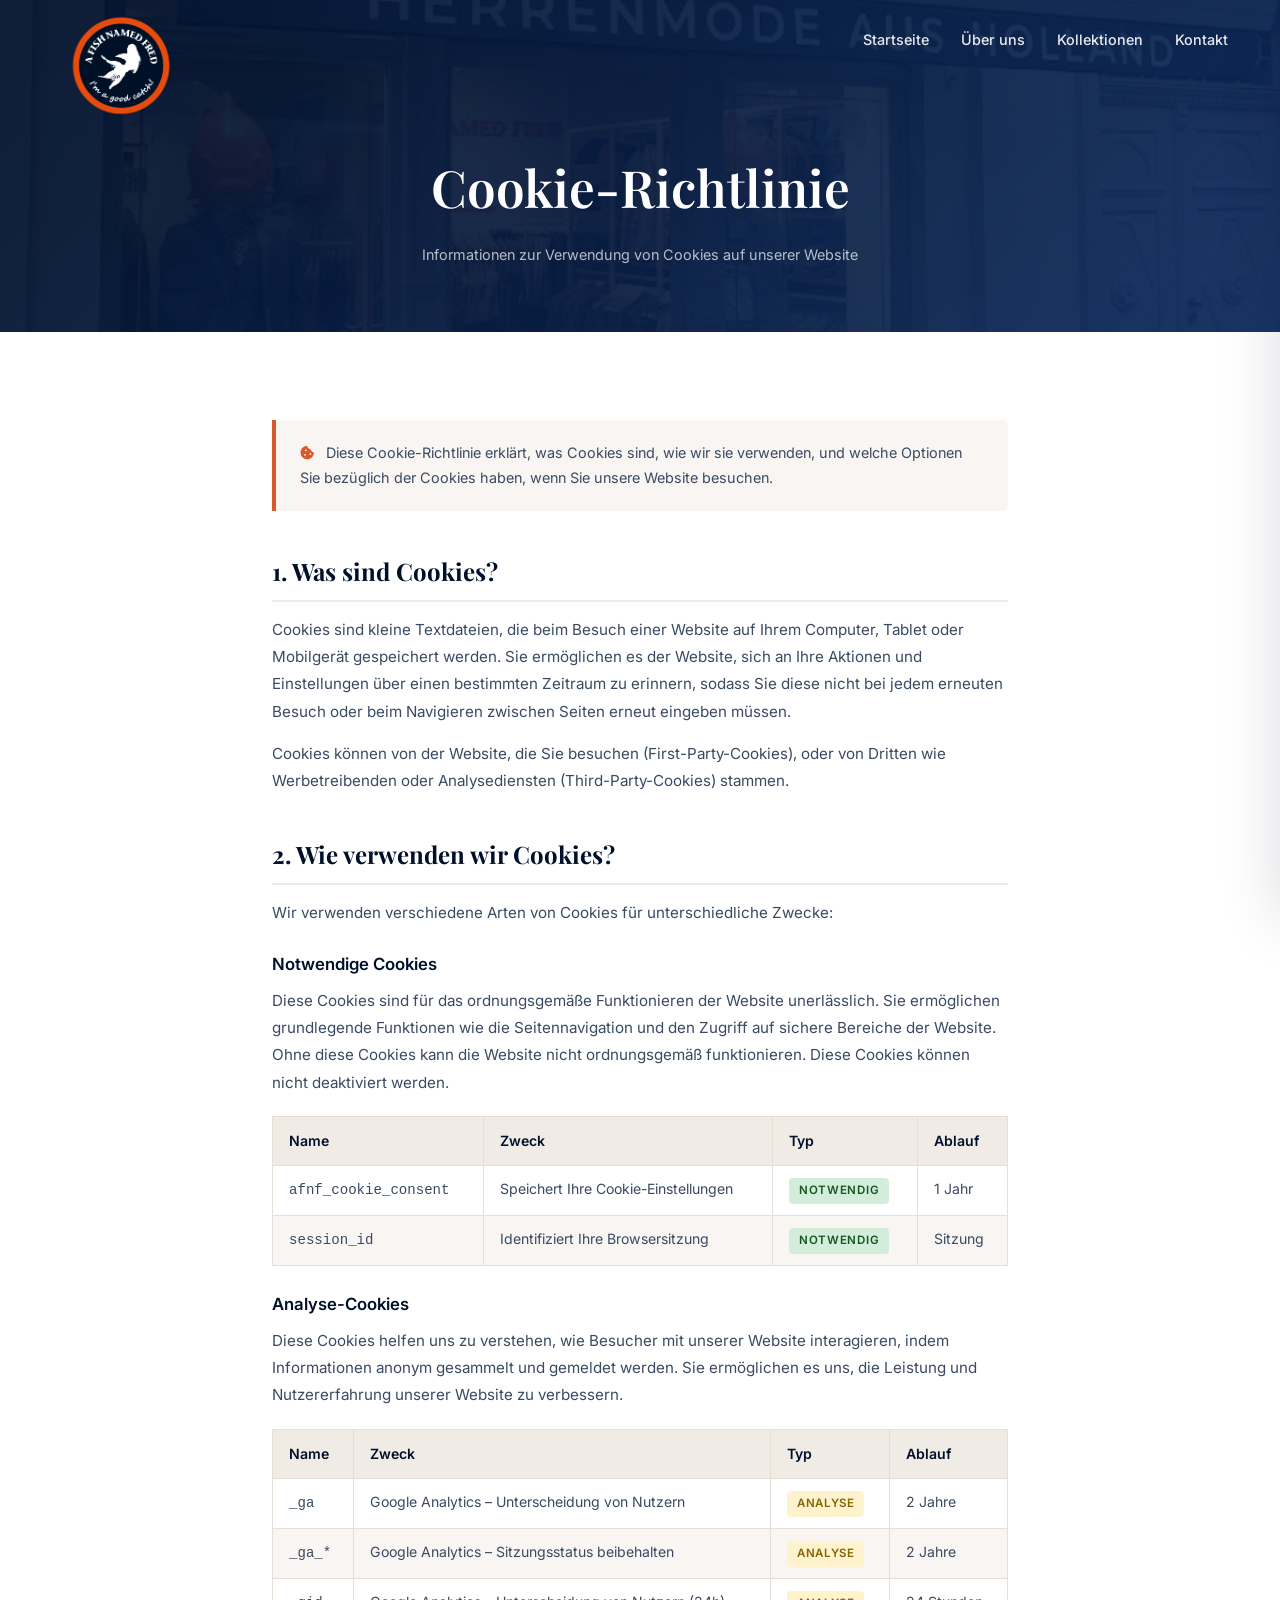
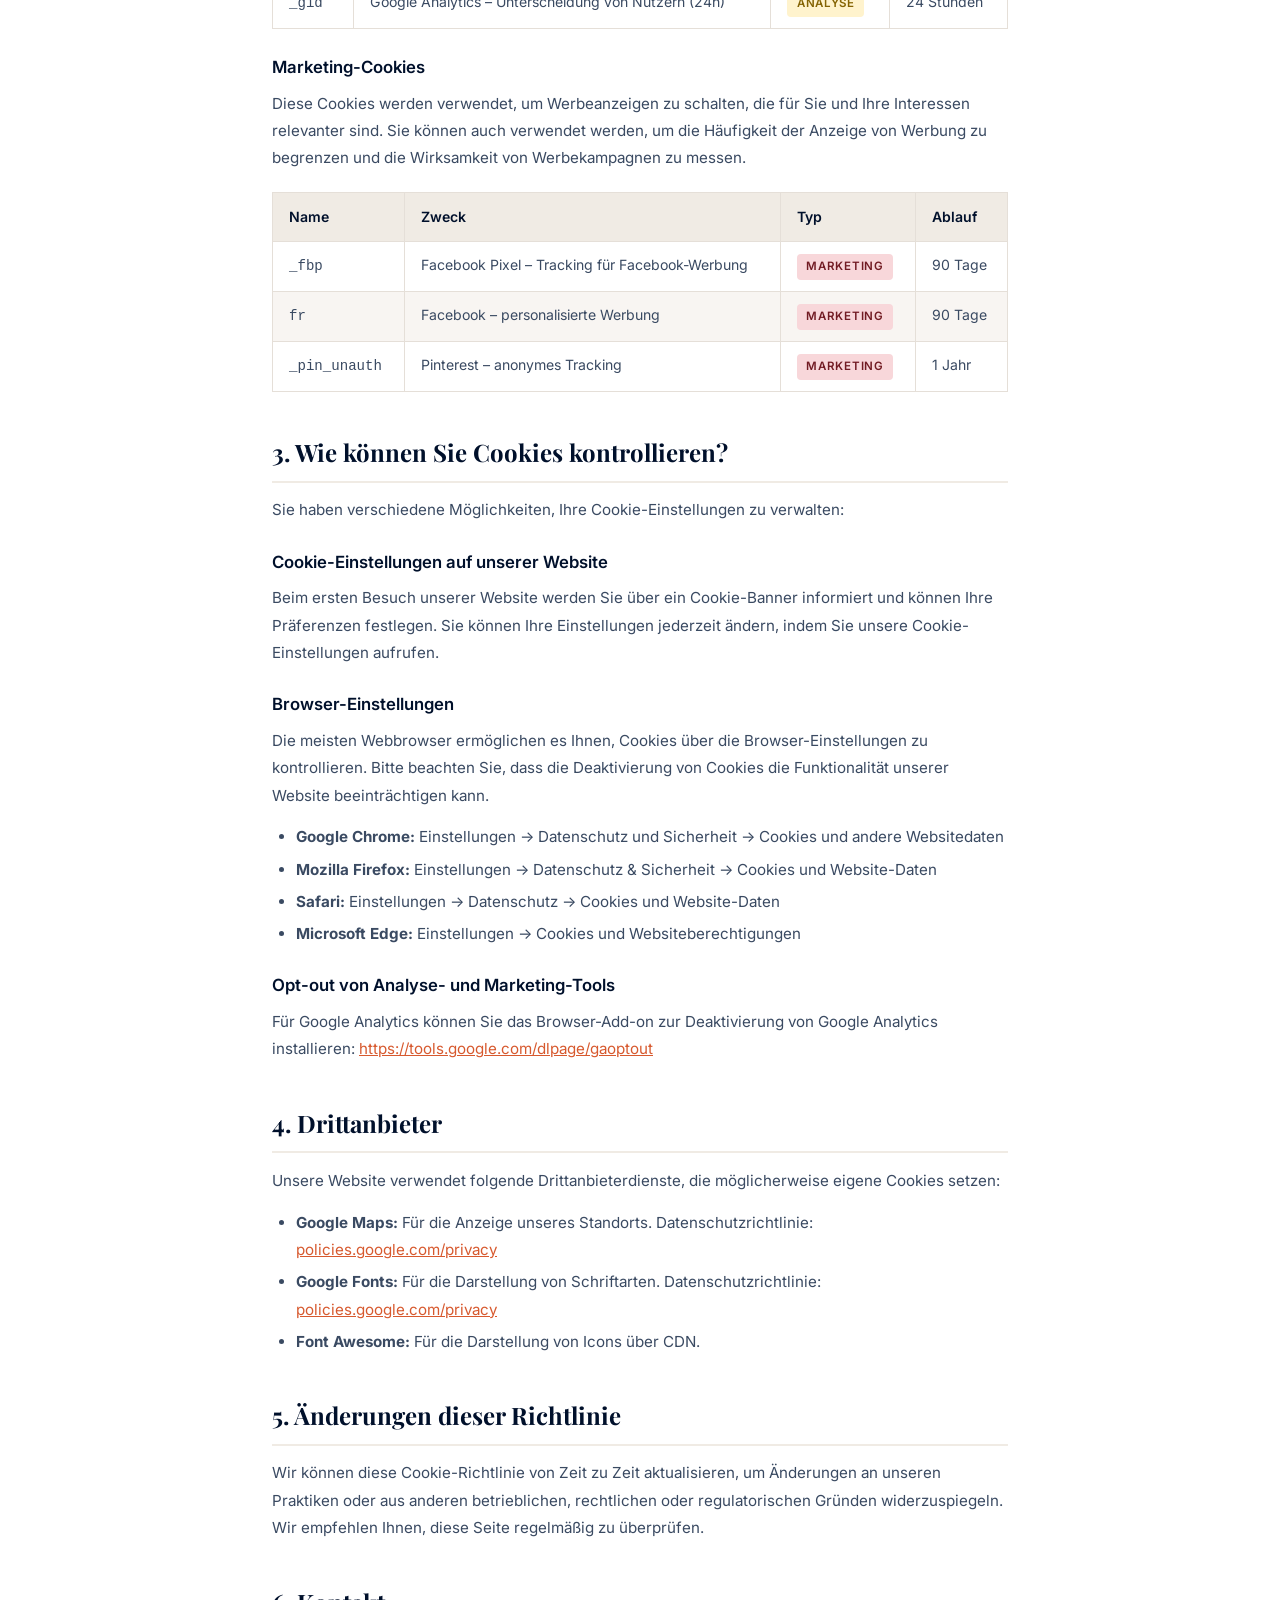
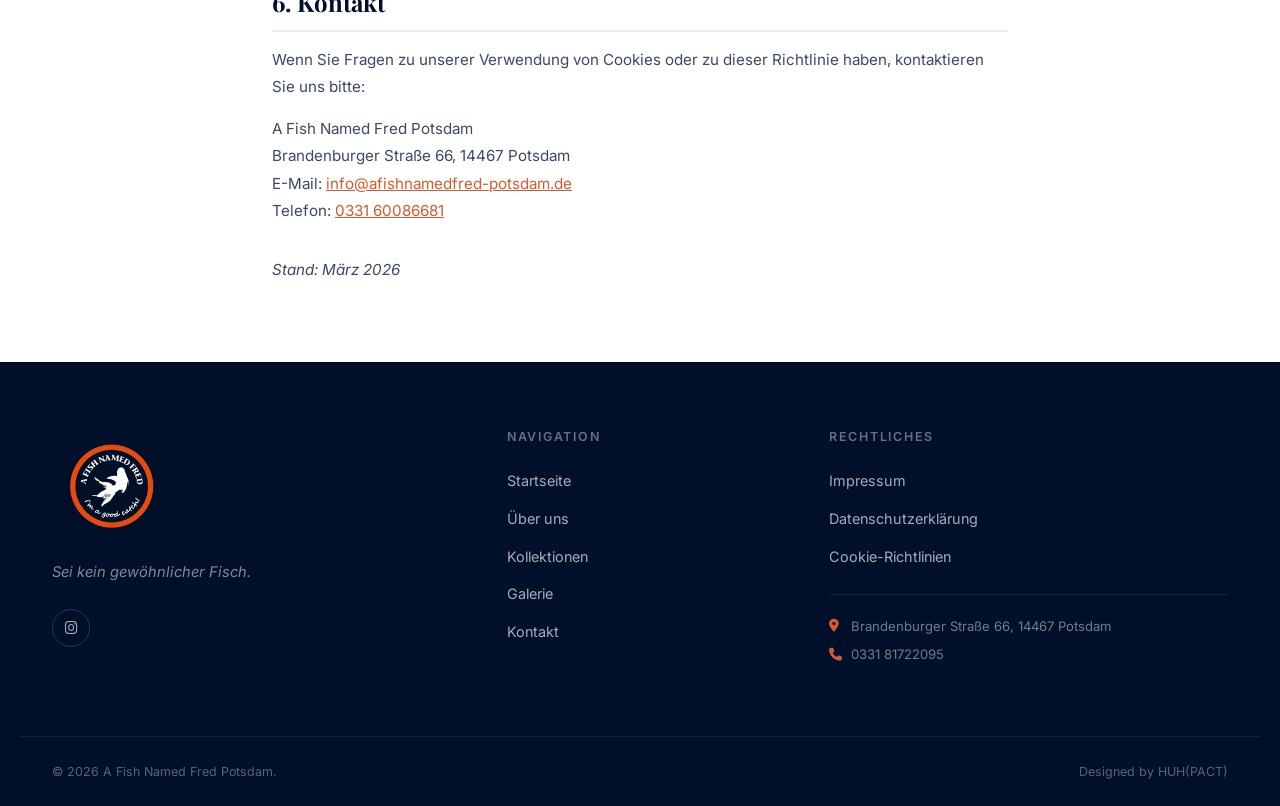
<file: cookie-policy.html>
<!DOCTYPE html>
<html lang="de">
<head>
  <meta charset="UTF-8" />
  <meta name="viewport" content="width=device-width, initial-scale=1.0" />
  <title>Cookie-Richtlinien – A Fish Named Fred Potsdam</title>
  <meta name="robots" content="noindex, nofollow" />
	<link rel="icon" type="image/png" href="/images/favicon-96x96.png" sizes="96x96" />
	<link rel="icon" type="image/svg+xml" href="/images/favicon.svg" />
	<link rel="shortcut icon" href="/images/favicon.ico" />
	<link rel="apple-touch-icon" sizes="180x180" href="/images/apple-touch-icon.png" />
	<meta name="apple-mobile-web-app-title" content="A fish named Fred - Potsdam" />
	<link rel="manifest" href="/images/site.webmanifest" />
  <link rel="preconnect" href="https://fonts.googleapis.com" />
  <link rel="preconnect" href="https://fonts.gstatic.com" crossorigin />
  <link href="https://fonts.googleapis.com/css2?family=Playfair+Display:ital,wght@0,400;0,600;0,700;1,400&family=Inter:wght@300;400;500;600&display=swap" rel="stylesheet" />
  <link rel="stylesheet" href="https://cdnjs.cloudflare.com/ajax/libs/font-awesome/6.5.1/css/all.min.css" />
  <link rel="stylesheet" href="/main.css" />

  <style>
    .cookie-table {
      width: 100%;
      border-collapse: collapse;
      margin: 1.25rem 0 1.5rem;
      font-size: .88rem;
    }
    .cookie-table th {
      background: var(--clr-bg-dark);
      color: var(--clr-text);
      font-weight: 600;
      text-align: left;
      padding: .75rem 1rem;
      border: 1px solid var(--clr-border);
    }
    .cookie-table td {
      padding: .7rem 1rem;
      border: 1px solid var(--clr-border);
      color: var(--clr-text-mid);
      vertical-align: top;
    }
    .cookie-table tr:nth-child(even) td { background: var(--clr-bg-alt); }

    .cookie-badge {
      display: inline-block;
      padding: .2rem .6rem;
      border-radius: 4px;
      font-size: .72rem;
      font-weight: 600;
      text-transform: uppercase;
      letter-spacing: .06em;
    }
    .cookie-badge--required  { background: #d4edda; color: #155724; }
    .cookie-badge--analytics { background: #fff3cd; color: #856404; }
    .cookie-badge--marketing { background: #f8d7da; color: #721c24; }
  </style>
</head>
<script async src="https://www.googletagmanager.com/gtag/js?id=G-2TQS49QP5Y"></script>
<script>
  window.dataLayer = window.dataLayer || [];
  function gtag(){dataLayer.push(arguments);}
  gtag('js', new Date());

  gtag('config', 'G-2TQS49QP5Y');
</script>
<body>

  <header class="header scrolled" id="header">
    <nav class="nav container">
      <a href="index.html" class="nav__logo">
        <img src="/images/B_logo color.png" alt="A Fish Named Fred" class="nav__logo-img" />
      </a>
      <ul class="nav__list">
        <li><a href="index.html" class="nav__link">Startseite</a></li>
        <li><a href="index.html#about" class="nav__link">Über uns</a></li>
        <li><a href="index.html#collections" class="nav__link">Kollektionen</a></li>
        <li><a href="index.html#contact" class="nav__link">Kontakt</a></li>
      </ul>
      <button class="nav__burger" id="navBurger" aria-label="Menü öffnen">
        <span></span><span></span><span></span>
      </button>
    </nav>
  </header>

  <div class="sidebar" id="sidebar">
    <button class="sidebar__close" id="sidebarClose" aria-label="Menü schließen"><i class="fa-solid fa-xmark"></i></button>
    <div class="sidebar__brand">
      <span class="nav__logo-fish sidebar__fish">&#x2665;</span>
      <span class="sidebar__brand-name">A Fish Named Fred</span>
    </div>
    <ul class="sidebar__list">
      <li><a href="index.html" class="sidebar__link"><i class="fa-solid fa-house"></i><span>Startseite</span></a></li>
      <li><a href="index.html#about" class="sidebar__link"><i class="fa-solid fa-circle-info"></i><span>Über uns</span></a></li>
      <li><a href="index.html#collections" class="sidebar__link"><i class="fa-solid fa-shirt"></i><span>Kollektionen</span></a></li>
      <li><a href="index.html#contact" class="sidebar__link"><i class="fa-solid fa-location-dot"></i><span>Kontakt</span></a></li>
    </ul>
    <div class="sidebar__footer">
      <div class="sidebar__social">
        <a href="https://instagram.com/afishnamedfred.potsdam/" aria-label="Instagram"><i class="fa-brands fa-instagram"></i></a>
        
      </div>
    </div>
  </div>
  <div class="sidebar__overlay" id="sidebarOverlay"></div>

  <div class="legal-header">
    <div class="container">
      <h1>Cookie-Richtlinie</h1>
      <p>Informationen zur Verwendung von Cookies auf unserer Website</p>
    </div>
  </div>

  <main>
    <div class="legal-content">

      <div class="info-box">
        <p><i class="fa-solid fa-cookie-bite" style="color:var(--clr-accent);margin-right:.5rem;"></i> Diese Cookie-Richtlinie erklärt, was Cookies sind, wie wir sie verwenden, und welche Optionen Sie bezüglich der Cookies haben, wenn Sie unsere Website besuchen.</p>
      </div>

      <h2>1. Was sind Cookies?</h2>
      <p>Cookies sind kleine Textdateien, die beim Besuch einer Website auf Ihrem Computer, Tablet oder Mobilgerät gespeichert werden. Sie ermöglichen es der Website, sich an Ihre Aktionen und Einstellungen über einen bestimmten Zeitraum zu erinnern, sodass Sie diese nicht bei jedem erneuten Besuch oder beim Navigieren zwischen Seiten erneut eingeben müssen.</p>
      <p>Cookies können von der Website, die Sie besuchen (First-Party-Cookies), oder von Dritten wie Werbetreibenden oder Analysediensten (Third-Party-Cookies) stammen.</p>

      <h2>2. Wie verwenden wir Cookies?</h2>
      <p>Wir verwenden verschiedene Arten von Cookies für unterschiedliche Zwecke:</p>

      <h3>Notwendige Cookies</h3>
      <p>Diese Cookies sind für das ordnungsgemäße Funktionieren der Website unerlässlich. Sie ermöglichen grundlegende Funktionen wie die Seitennavigation und den Zugriff auf sichere Bereiche der Website. Ohne diese Cookies kann die Website nicht ordnungsgemäß funktionieren. Diese Cookies können nicht deaktiviert werden.</p>

      <table class="cookie-table">
        <thead>
          <tr>
            <th>Name</th>
            <th>Zweck</th>
            <th>Typ</th>
            <th>Ablauf</th>
          </tr>
        </thead>
        <tbody>
          <tr>
            <td><code>afnf_cookie_consent</code></td>
            <td>Speichert Ihre Cookie-Einstellungen</td>
            <td><span class="cookie-badge cookie-badge--required">Notwendig</span></td>
            <td>1 Jahr</td>
          </tr>
          <tr>
            <td><code>session_id</code></td>
            <td>Identifiziert Ihre Browsersitzung</td>
            <td><span class="cookie-badge cookie-badge--required">Notwendig</span></td>
            <td>Sitzung</td>
          </tr>
        </tbody>
      </table>

      <h3>Analyse-Cookies</h3>
      <p>Diese Cookies helfen uns zu verstehen, wie Besucher mit unserer Website interagieren, indem Informationen anonym gesammelt und gemeldet werden. Sie ermöglichen es uns, die Leistung und Nutzererfahrung unserer Website zu verbessern.</p>

      <table class="cookie-table">
        <thead>
          <tr>
            <th>Name</th>
            <th>Zweck</th>
            <th>Typ</th>
            <th>Ablauf</th>
          </tr>
        </thead>
        <tbody>
          <tr>
            <td><code>_ga</code></td>
            <td>Google Analytics – Unterscheidung von Nutzern</td>
            <td><span class="cookie-badge cookie-badge--analytics">Analyse</span></td>
            <td>2 Jahre</td>
          </tr>
          <tr>
            <td><code>_ga_*</code></td>
            <td>Google Analytics – Sitzungsstatus beibehalten</td>
            <td><span class="cookie-badge cookie-badge--analytics">Analyse</span></td>
            <td>2 Jahre</td>
          </tr>
          <tr>
            <td><code>_gid</code></td>
            <td>Google Analytics – Unterscheidung von Nutzern (24h)</td>
            <td><span class="cookie-badge cookie-badge--analytics">Analyse</span></td>
            <td>24 Stunden</td>
          </tr>
        </tbody>
      </table>

      <h3>Marketing-Cookies</h3>
      <p>Diese Cookies werden verwendet, um Werbeanzeigen zu schalten, die für Sie und Ihre Interessen relevanter sind. Sie können auch verwendet werden, um die Häufigkeit der Anzeige von Werbung zu begrenzen und die Wirksamkeit von Werbekampagnen zu messen.</p>

      <table class="cookie-table">
        <thead>
          <tr>
            <th>Name</th>
            <th>Zweck</th>
            <th>Typ</th>
            <th>Ablauf</th>
          </tr>
        </thead>
        <tbody>
          <tr>
            <td><code>_fbp</code></td>
            <td>Facebook Pixel – Tracking für Facebook-Werbung</td>
            <td><span class="cookie-badge cookie-badge--marketing">Marketing</span></td>
            <td>90 Tage</td>
          </tr>
          <tr>
            <td><code>fr</code></td>
            <td>Facebook – personalisierte Werbung</td>
            <td><span class="cookie-badge cookie-badge--marketing">Marketing</span></td>
            <td>90 Tage</td>
          </tr>
          <tr>
            <td><code>_pin_unauth</code></td>
            <td>Pinterest – anonymes Tracking</td>
            <td><span class="cookie-badge cookie-badge--marketing">Marketing</span></td>
            <td>1 Jahr</td>
          </tr>
        </tbody>
      </table>

      <h2>3. Wie können Sie Cookies kontrollieren?</h2>
      <p>Sie haben verschiedene Möglichkeiten, Ihre Cookie-Einstellungen zu verwalten:</p>

      <h3>Cookie-Einstellungen auf unserer Website</h3>
      <p>Beim ersten Besuch unserer Website werden Sie über ein Cookie-Banner informiert und können Ihre Präferenzen festlegen. Sie können Ihre Einstellungen jederzeit ändern, indem Sie unsere Cookie-Einstellungen aufrufen.</p>

      <h3>Browser-Einstellungen</h3>
      <p>Die meisten Webbrowser ermöglichen es Ihnen, Cookies über die Browser-Einstellungen zu kontrollieren. Bitte beachten Sie, dass die Deaktivierung von Cookies die Funktionalität unserer Website beeinträchtigen kann.</p>
      <ul>
        <li><strong>Google Chrome:</strong> Einstellungen → Datenschutz und Sicherheit → Cookies und andere Websitedaten</li>
        <li><strong>Mozilla Firefox:</strong> Einstellungen → Datenschutz &amp; Sicherheit → Cookies und Website-Daten</li>
        <li><strong>Safari:</strong> Einstellungen → Datenschutz → Cookies und Website-Daten</li>
        <li><strong>Microsoft Edge:</strong> Einstellungen → Cookies und Websiteberechtigungen</li>
      </ul>

      <h3>Opt-out von Analyse- und Marketing-Tools</h3>
      <p>Für Google Analytics können Sie das Browser-Add-on zur Deaktivierung von Google Analytics installieren: <a href="https://tools.google.com/dlpage/gaoptout" target="_blank" rel="noopener noreferrer">https://tools.google.com/dlpage/gaoptout</a></p>

      <h2>4. Drittanbieter</h2>
      <p>Unsere Website verwendet folgende Drittanbieterdienste, die möglicherweise eigene Cookies setzen:</p>
      <ul>
        <li><strong>Google Maps:</strong> Für die Anzeige unseres Standorts. Datenschutzrichtlinie: <a href="https://policies.google.com/privacy" target="_blank" rel="noopener noreferrer">policies.google.com/privacy</a></li>
        <li><strong>Google Fonts:</strong> Für die Darstellung von Schriftarten. Datenschutzrichtlinie: <a href="https://policies.google.com/privacy" target="_blank" rel="noopener noreferrer">policies.google.com/privacy</a></li>
        <li><strong>Font Awesome:</strong> Für die Darstellung von Icons über CDN.</li>
      </ul>

      <h2>5. Änderungen dieser Richtlinie</h2>
      <p>Wir können diese Cookie-Richtlinie von Zeit zu Zeit aktualisieren, um Änderungen an unseren Praktiken oder aus anderen betrieblichen, rechtlichen oder regulatorischen Gründen widerzuspiegeln. Wir empfehlen Ihnen, diese Seite regelmäßig zu überprüfen.</p>

      <h2>6. Kontakt</h2>
      <p>Wenn Sie Fragen zu unserer Verwendung von Cookies oder zu dieser Richtlinie haben, kontaktieren Sie uns bitte:</p>
      <p>
        A Fish Named Fred Potsdam<br />
        Brandenburger Straße 66, 14467 Potsdam<br />
        E-Mail: <a href="mailto:info@afishnamedfred-potsdam.de">info@afishnamedfred-potsdam.de</a><br />
        Telefon: <a href="tel:033160086681">0331 60086681</a>
      </p>

      <p style="margin-top:2rem;"><em>Stand: März 2026</em></p>

    </div>
  </main>

  <footer class="footer">
    <div class="footer__top container">
      <div class="footer__brand">
        <a href="index.html" class="footer__logo">
          <img src="/images/logo_color.avif" alt="A Fish Named Fred" class="footer__logo-img" />
        </a>
        <p class="footer__slogan">Sei kein gewöhnlicher Fisch.</p>
        <div class="footer__social">
          <a href="https://instagram.com/afishnamedfred.potsdam/" aria-label="Instagram"><i class="fa-brands fa-instagram"></i></a>
        
        </div>
      </div>

      <div class="footer__nav">
        <h4 class="footer__heading">Navigation</h4>
        <ul>
          <li><a href="#home">Startseite</a></li>
          <li><a href="#about">Über uns</a></li>
          <li><a href="#collections">Kollektionen</a></li>
          <li><a href="#gallery">Galerie</a></li>
          <li><a href="#contact">Kontakt</a></li>
        </ul>
      </div>

      <div class="footer__legal">
        <h4 class="footer__heading">Rechtliches</h4>
        <ul>
          <li><a href="/imprint.html">Impressum</a></li>
          <li><a href="/privacy.html">Datenschutzerklärung</a></li>
          <li><a href="/cookie-policy.html">Cookie-Richtlinien</a></li>
        </ul>
        <div class="footer__address">
          <p><i class="fa-solid fa-location-dot"></i> Brandenburger Straße 66, 14467 Potsdam</p>
          <p><i class="fa-solid fa-phone"></i>0331 81722095</p>
        </div>
      </div>
    </div>

    <div class="footer__bottom container">
      <p>&copy; 2026 A Fish Named Fred Potsdam.</p>
			<p>Designed by <a href="https://huhpact.dev/?utm_source=afishnamedfred&utm_medium=webbrowser&utm_campaign=afishnamedfred">HUH(PACT)</a></p>
     
    </div>
  </footer>

  <button class="back-to-top" id="backToTop" aria-label="Nach oben scrollen">
    <i class="fa-solid fa-arrow-up"></i>
  </button>


  <script type="module" src="main.js"></script>
</body>
</html>
</file>
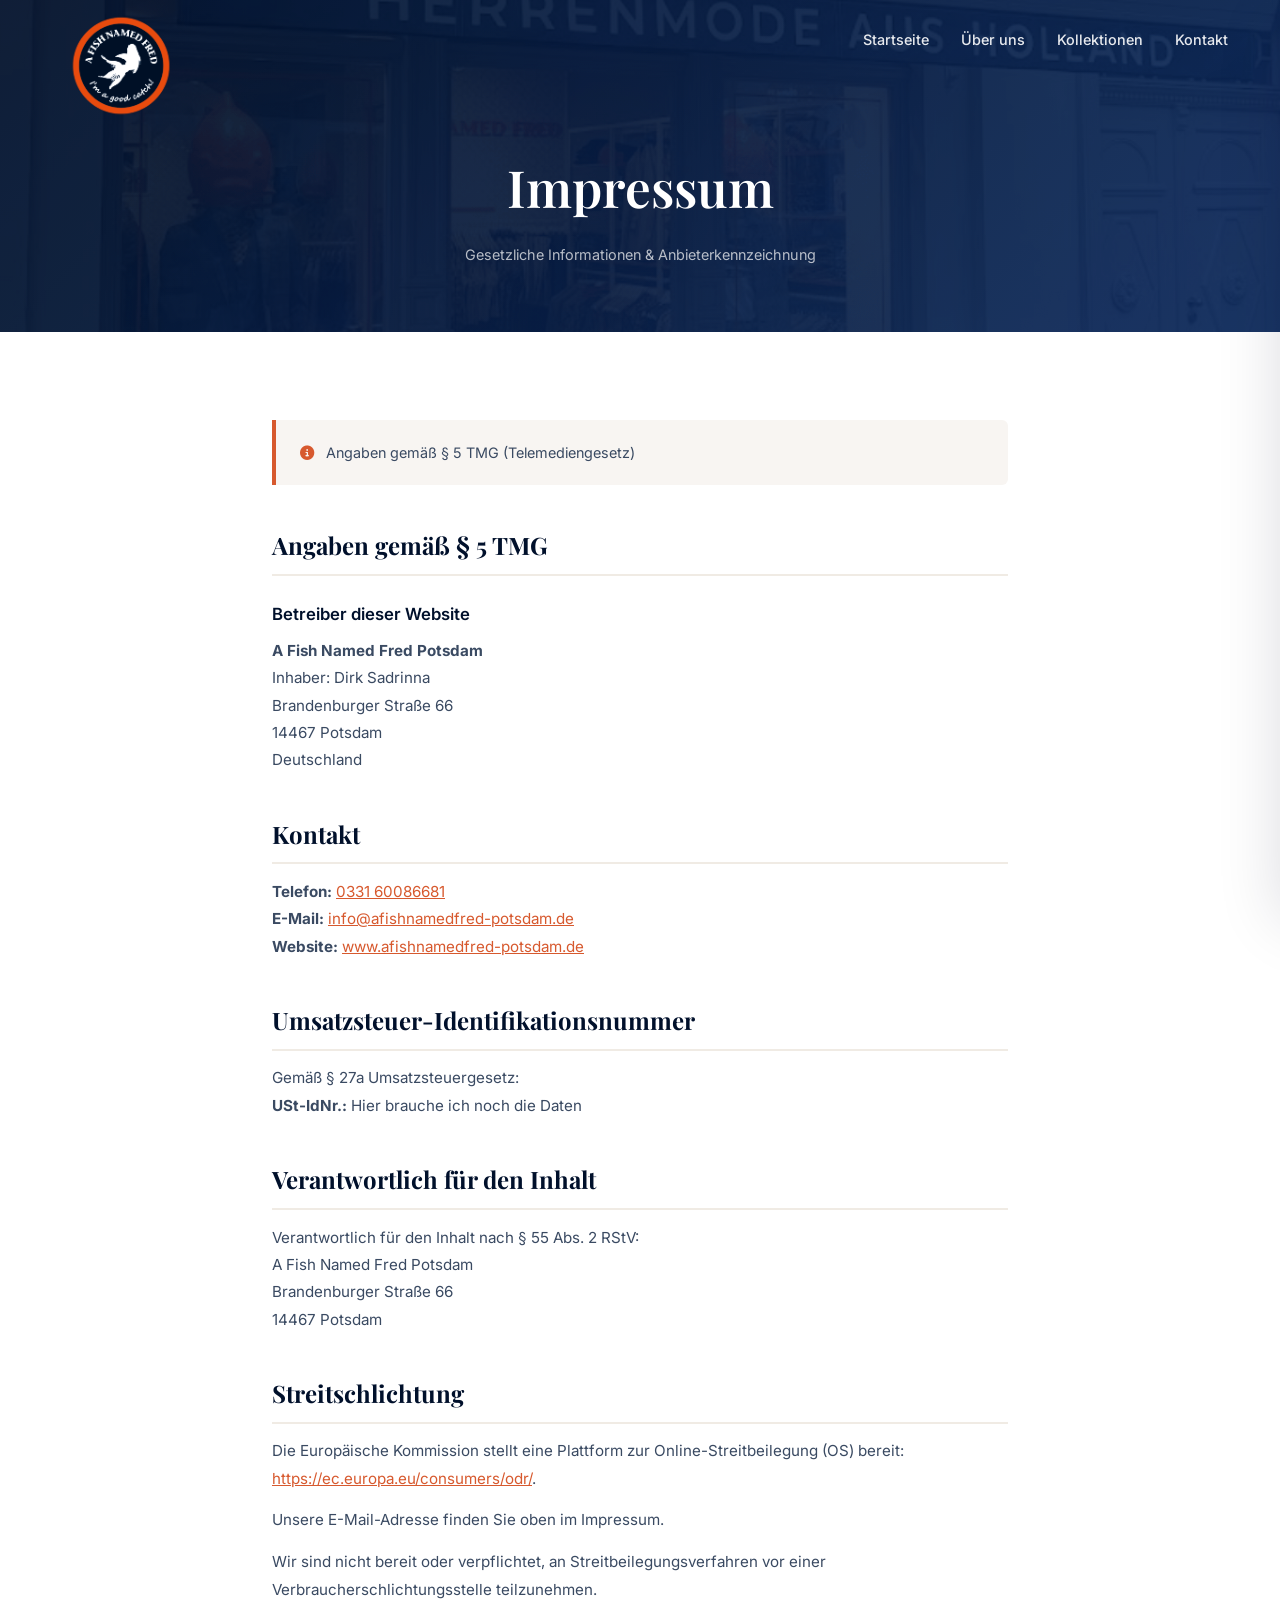
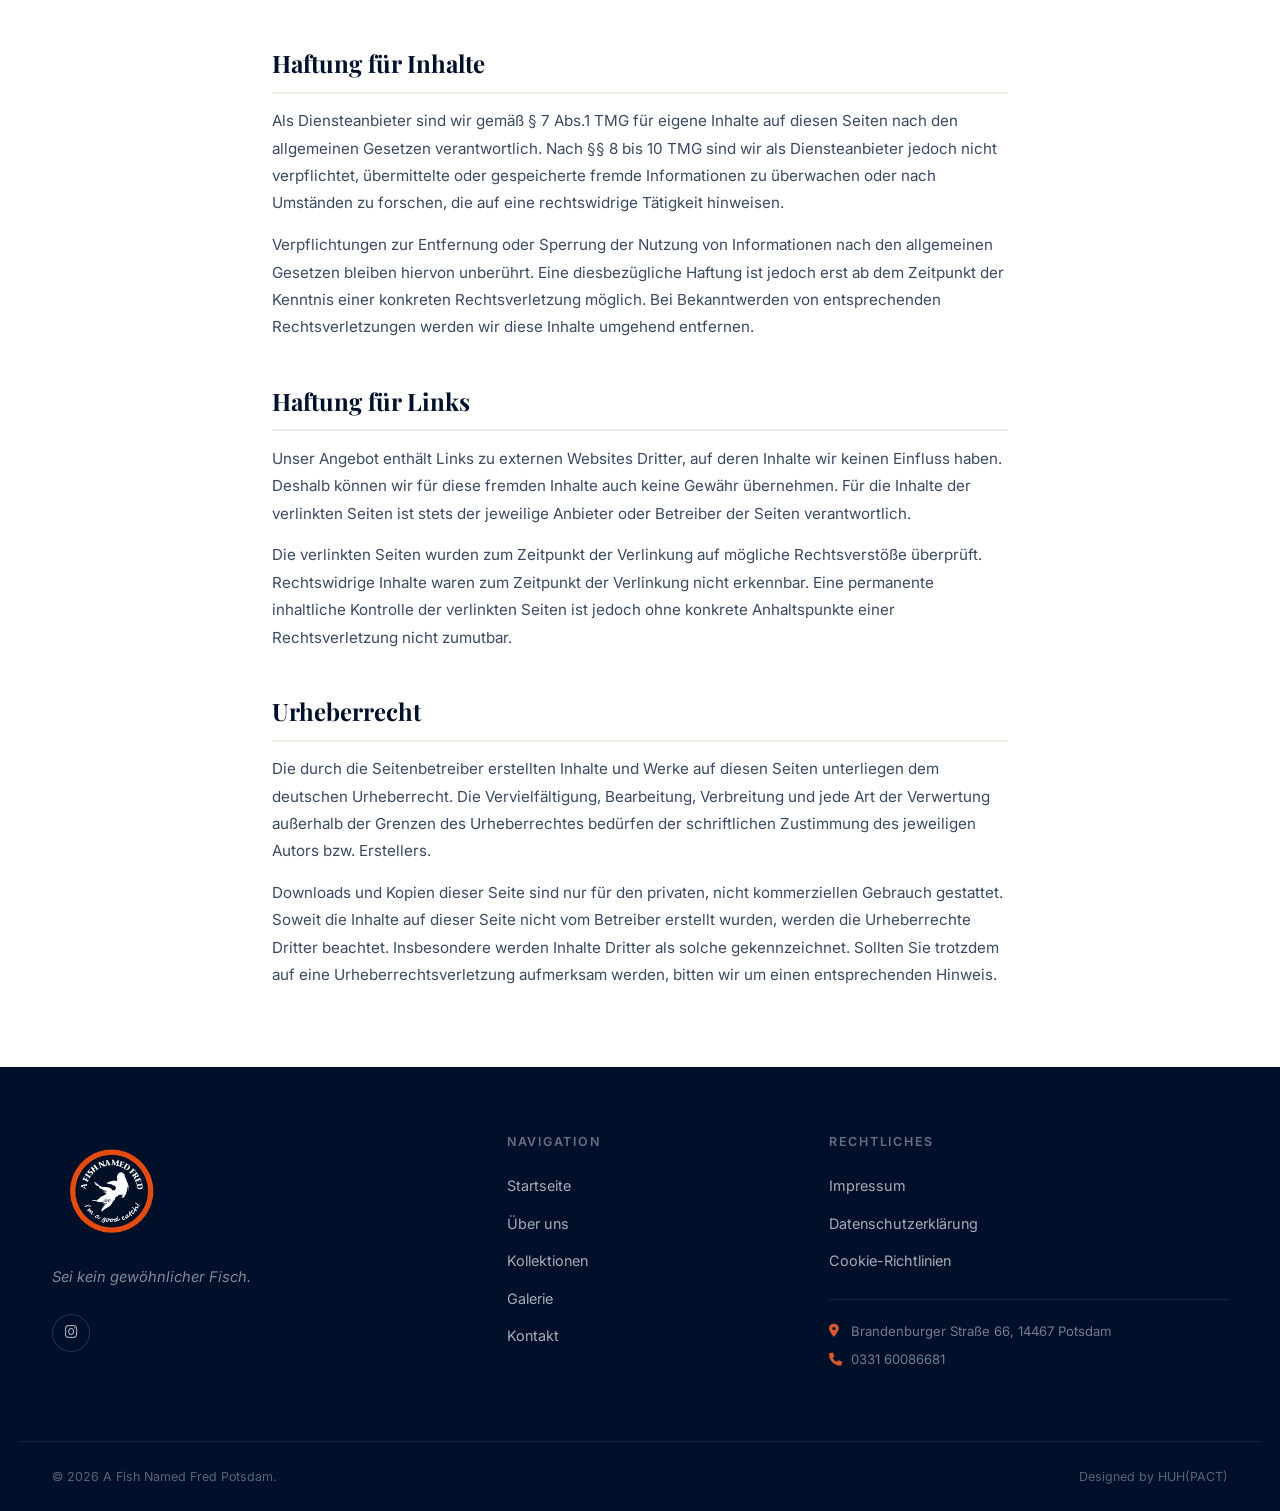
<file: imprint.html>
<!DOCTYPE html>
<html lang="de">
<head>
  <meta charset="UTF-8" />
  <meta name="viewport" content="width=device-width, initial-scale=1.0" />
  <title>Impressum – A Fish Named Fred Potsdam</title>
  <meta name="robots" content="noindex, nofollow" />
	<link rel="icon" type="image/png" href="/images/favicon-96x96.png" sizes="96x96" />
	<link rel="icon" type="image/svg+xml" href="/images/favicon.svg" />
	<link rel="shortcut icon" href="/images/favicon.ico" />
	<link rel="apple-touch-icon" sizes="180x180" href="/images/apple-touch-icon.png" />
	<meta name="apple-mobile-web-app-title" content="A fish named Fred - Potsdam" />
	<link rel="manifest" href="/images/site.webmanifest" />
  <link rel="preconnect" href="https://fonts.googleapis.com" />
  <link rel="preconnect" href="https://fonts.gstatic.com" crossorigin />
  <link href="https://fonts.googleapis.com/css2?family=Playfair+Display:ital,wght@0,400;0,600;0,700;1,400&family=Inter:wght@300;400;500;600&display=swap" rel="stylesheet" />
  <link rel="stylesheet" href="https://cdnjs.cloudflare.com/ajax/libs/font-awesome/6.5.1/css/all.min.css" />
  <link rel="stylesheet" href="/main.css" />
</head>
<script async src="https://www.googletagmanager.com/gtag/js?id=G-2TQS49QP5Y"></script>
<script>
  window.dataLayer = window.dataLayer || [];
  function gtag(){dataLayer.push(arguments);}
  gtag('js', new Date());

  gtag('config', 'G-2TQS49QP5Y');
</script>
<body>

  <header class="header scrolled" id="header">
    <nav class="nav container">
      <a href="index.html" class="nav__logo">
        <img src="/images/B_logo color.png" alt="A Fish Named Fred" class="nav__logo-img" />
      </a>
      <ul class="nav__list">
        <li><a href="index.html" class="nav__link">Startseite</a></li>
        <li><a href="index.html#about" class="nav__link">Über uns</a></li>
        <li><a href="index.html#collections" class="nav__link">Kollektionen</a></li>
        <li><a href="index.html#contact" class="nav__link">Kontakt</a></li>
      </ul>
      <button class="nav__burger" id="navBurger" aria-label="Menü öffnen">
        <span></span><span></span><span></span>
      </button>
    </nav>
  </header>

  <div class="sidebar" id="sidebar">
    <button class="sidebar__close" id="sidebarClose" aria-label="Menü schließen"><i class="fa-solid fa-xmark"></i></button>
   
    <ul class="sidebar__list">
      <li><a href="/index.html" class="sidebar__link"><i class="fa-solid fa-house"></i><span>Startseite</span></a></li>
      <li><a href="/index.html#about" class="sidebar__link"><i class="fa-solid fa-circle-info"></i><span>Über uns</span></a></li>
      <li><a href="/index.html#collections" class="sidebar__link"><i class="fa-solid fa-shirt"></i><span>Kollektionen</span></a></li>
      <li><a href="/index.html#contact" class="sidebar__link"><i class="fa-solid fa-location-dot"></i><span>Kontakt</span></a></li>
    </ul>
    <div class="sidebar__footer">
      <div class="sidebar__social">
        <a href="https://instagram.com/afishnamedfred.potsdam/" aria-label="Instagram"><i class="fa-brands fa-instagram"></i></a>
       
      </div>
    </div>
  </div>
  <div class="sidebar__overlay" id="sidebarOverlay"></div>

  <div class="legal-header">
    <div class="container">
      <h1>Impressum</h1>
      <p>Gesetzliche Informationen &amp; Anbieterkennzeichnung</p>
    </div>
  </div>

  <main>
    <div class="legal-content">

      <div class="info-box">
        <p><i class="fa-solid fa-circle-info" style="color:var(--clr-accent);margin-right:.5rem;"></i> Angaben gemäß § 5 TMG (Telemediengesetz)</p>
      </div>

      <h2>Angaben gemäß § 5 TMG</h2>
      <h3>Betreiber dieser Website</h3>
      <p>
        <strong>A Fish Named Fred Potsdam</strong><br />
				Inhaber: Dirk Sadrinna <br />
        Brandenburger Straße 66<br />
        14467 Potsdam<br />
        Deutschland
      </p>

      <h2>Kontakt</h2>
      <p>
        <strong>Telefon:</strong> <a href="tel:033160086681">0331 60086681</a><br />
        <strong>E-Mail:</strong> <a href="mailto:info@afishnamedfred-potsdam.de">info@afishnamedfred-potsdam.de</a><br />
        <strong>Website:</strong> <a href="/index.html">www.afishnamedfred-potsdam.de</a>
      </p>


      <h2>Umsatzsteuer-Identifikationsnummer</h2>
      <p>
        Gemäß § 27a Umsatzsteuergesetz:<br />
        <strong>USt-IdNr.:</strong> Hier brauche ich noch die Daten
      </p>

      <h2>Verantwortlich für den Inhalt</h2>
      <p>
        Verantwortlich für den Inhalt nach § 55 Abs. 2 RStV:<br />
        A Fish Named Fred Potsdam<br />
        Brandenburger Straße 66<br />
        14467 Potsdam
      </p>

      <h2>Streitschlichtung</h2>
      <p>Die Europäische Kommission stellt eine Plattform zur Online-Streitbeilegung (OS) bereit: <a href="https://ec.europa.eu/consumers/odr/" target="_blank" rel="noopener noreferrer">https://ec.europa.eu/consumers/odr/</a>.</p>
      <p>Unsere E-Mail-Adresse finden Sie oben im Impressum.</p>
      <p>Wir sind nicht bereit oder verpflichtet, an Streitbeilegungsverfahren vor einer Verbraucherschlichtungsstelle teilzunehmen.</p>

      <h2>Haftung für Inhalte</h2>
      <p>Als Diensteanbieter sind wir gemäß § 7 Abs.1 TMG für eigene Inhalte auf diesen Seiten nach den allgemeinen Gesetzen verantwortlich. Nach §§ 8 bis 10 TMG sind wir als Diensteanbieter jedoch nicht verpflichtet, übermittelte oder gespeicherte fremde Informationen zu überwachen oder nach Umständen zu forschen, die auf eine rechtswidrige Tätigkeit hinweisen.</p>
      <p>Verpflichtungen zur Entfernung oder Sperrung der Nutzung von Informationen nach den allgemeinen Gesetzen bleiben hiervon unberührt. Eine diesbezügliche Haftung ist jedoch erst ab dem Zeitpunkt der Kenntnis einer konkreten Rechtsverletzung möglich. Bei Bekanntwerden von entsprechenden Rechtsverletzungen werden wir diese Inhalte umgehend entfernen.</p>

      <h2>Haftung für Links</h2>
      <p>Unser Angebot enthält Links zu externen Websites Dritter, auf deren Inhalte wir keinen Einfluss haben. Deshalb können wir für diese fremden Inhalte auch keine Gewähr übernehmen. Für die Inhalte der verlinkten Seiten ist stets der jeweilige Anbieter oder Betreiber der Seiten verantwortlich.</p>
      <p>Die verlinkten Seiten wurden zum Zeitpunkt der Verlinkung auf mögliche Rechtsverstöße überprüft. Rechtswidrige Inhalte waren zum Zeitpunkt der Verlinkung nicht erkennbar. Eine permanente inhaltliche Kontrolle der verlinkten Seiten ist jedoch ohne konkrete Anhaltspunkte einer Rechtsverletzung nicht zumutbar.</p>

      <h2>Urheberrecht</h2>
      <p>Die durch die Seitenbetreiber erstellten Inhalte und Werke auf diesen Seiten unterliegen dem deutschen Urheberrecht. Die Vervielfältigung, Bearbeitung, Verbreitung und jede Art der Verwertung außerhalb der Grenzen des Urheberrechtes bedürfen der schriftlichen Zustimmung des jeweiligen Autors bzw. Erstellers.</p>
      <p>Downloads und Kopien dieser Seite sind nur für den privaten, nicht kommerziellen Gebrauch gestattet. Soweit die Inhalte auf dieser Seite nicht vom Betreiber erstellt wurden, werden die Urheberrechte Dritter beachtet. Insbesondere werden Inhalte Dritter als solche gekennzeichnet. Sollten Sie trotzdem auf eine Urheberrechtsverletzung aufmerksam werden, bitten wir um einen entsprechenden Hinweis.</p>

    </div>
  </main>

   <footer class="footer">
    <div class="footer__top container">
      <div class="footer__brand">
        <a href="index.html" class="footer__logo">
          <img src="/images/logo_color.avif" alt="A Fish Named Fred" class="footer__logo-img" />
        </a>
        <p class="footer__slogan">Sei kein gewöhnlicher Fisch.</p>
        <div class="footer__social">
          <a href="https://instagram.com/afishnamedfred.potsdam/" aria-label="Instagram"><i class="fa-brands fa-instagram"></i></a>
        
        </div>
      </div>

      <div class="footer__nav">
        <h4 class="footer__heading">Navigation</h4>
        <ul>
          <li><a href="/index.html#home">Startseite</a></li>
          <li><a href="/index.html#about">Über uns</a></li>
          <li><a href="/index.html#collections">Kollektionen</a></li>
          <li><a href="/index.html#gallery">Galerie</a></li>
          <li><a href="/index.html#contact">Kontakt</a></li>
        </ul>
      </div>

      <div class="footer__legal">
        <h4 class="footer__heading">Rechtliches</h4>
        <ul>
          <li><a href="/imprint.html">Impressum</a></li>
          <li><a href="/privacy.html">Datenschutzerklärung</a></li>
          <li><a href="/cookie-policy.html">Cookie-Richtlinien</a></li>
        </ul>
        <div class="footer__address">
          <p><i class="fa-solid fa-location-dot"></i> Brandenburger Straße 66, 14467 Potsdam</p>
          <p><i class="fa-solid fa-phone"></i>0331 60086681</p>
        </div>
      </div>
    </div>

    <div class="footer__bottom container">
      <p>&copy; 2026 A Fish Named Fred Potsdam.</p>
			 <p>Designed by <a href="https://huhpact.dev/?utm_source=afishnamedfred&utm_medium=webbrowser&utm_campaign=afishnamedfred">HUH(PACT)</a></p>
     
    </div>
  </footer>

  <button class="back-to-top" id="backToTop" aria-label="Nach oben scrollen">
    <i class="fa-solid fa-arrow-up"></i>
  </button>

 

  <script type="module" src="main.js"></script>
</body>
</html>
</file>
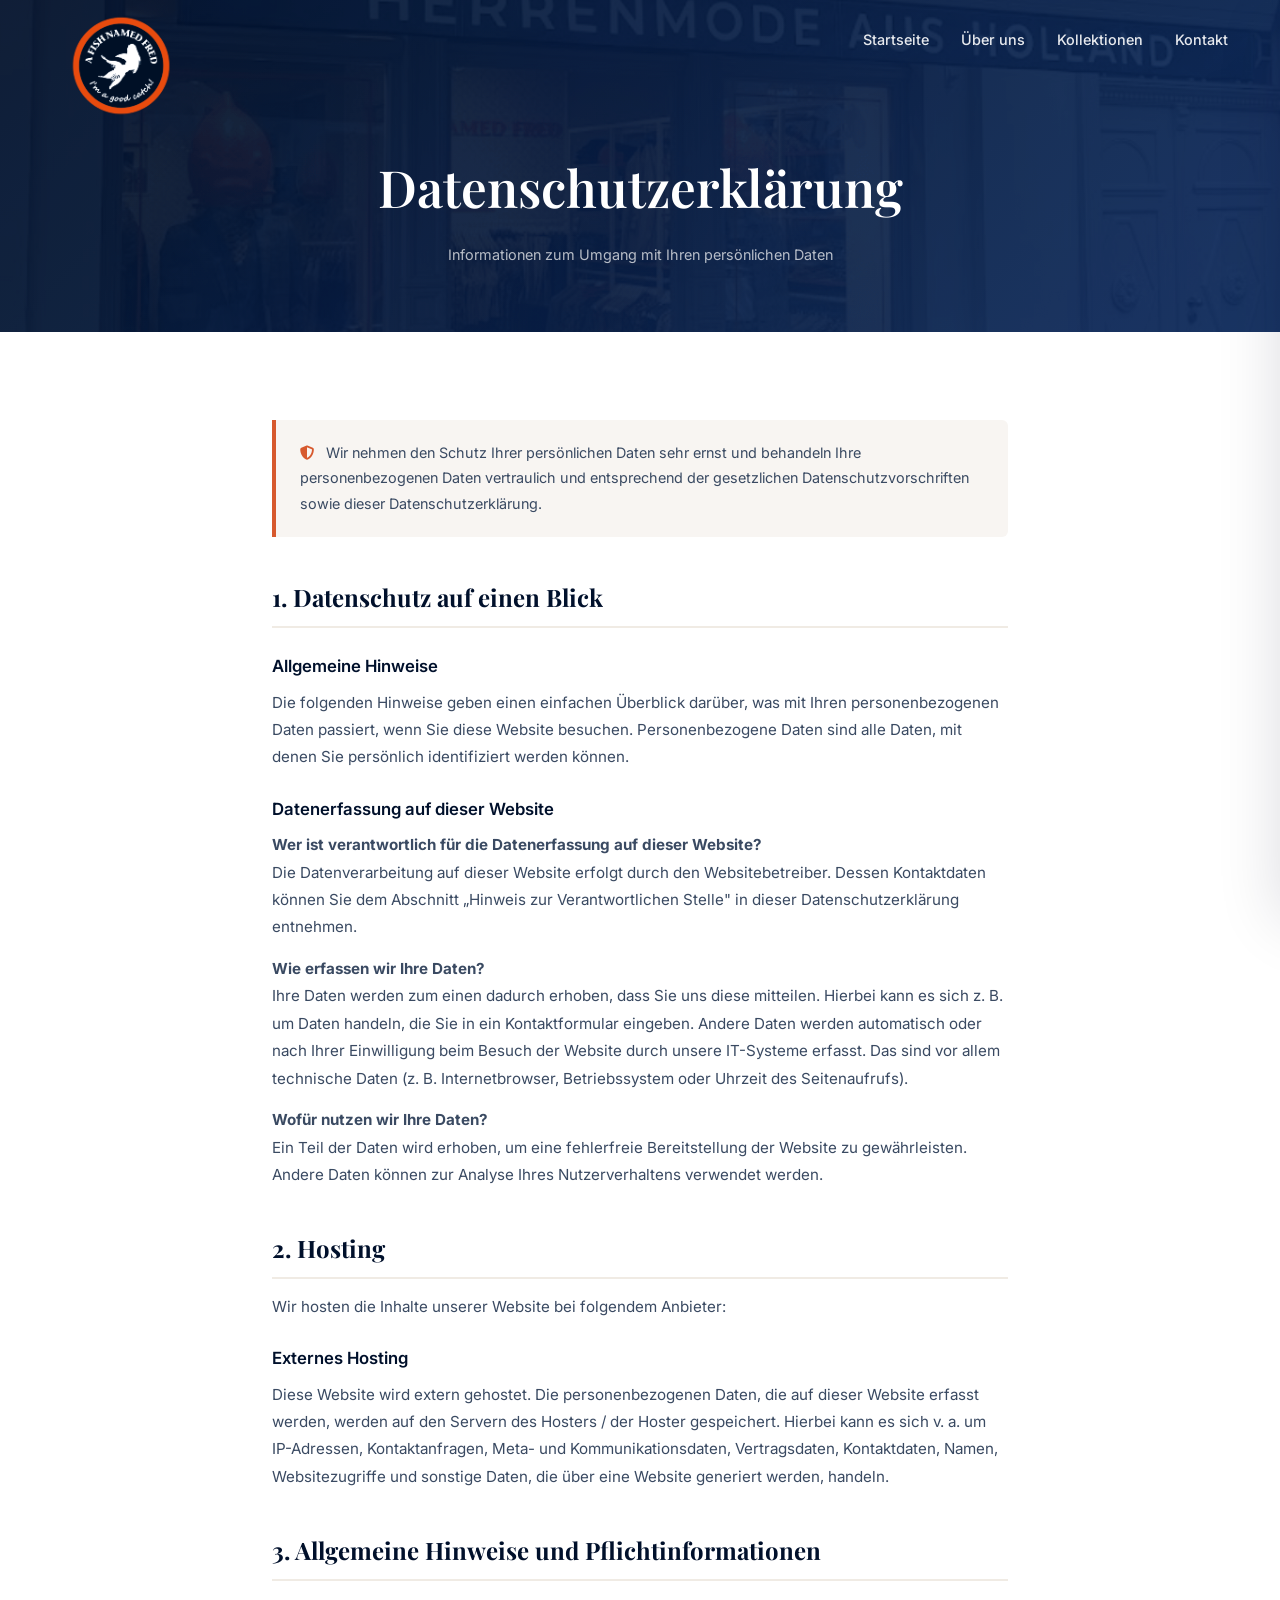
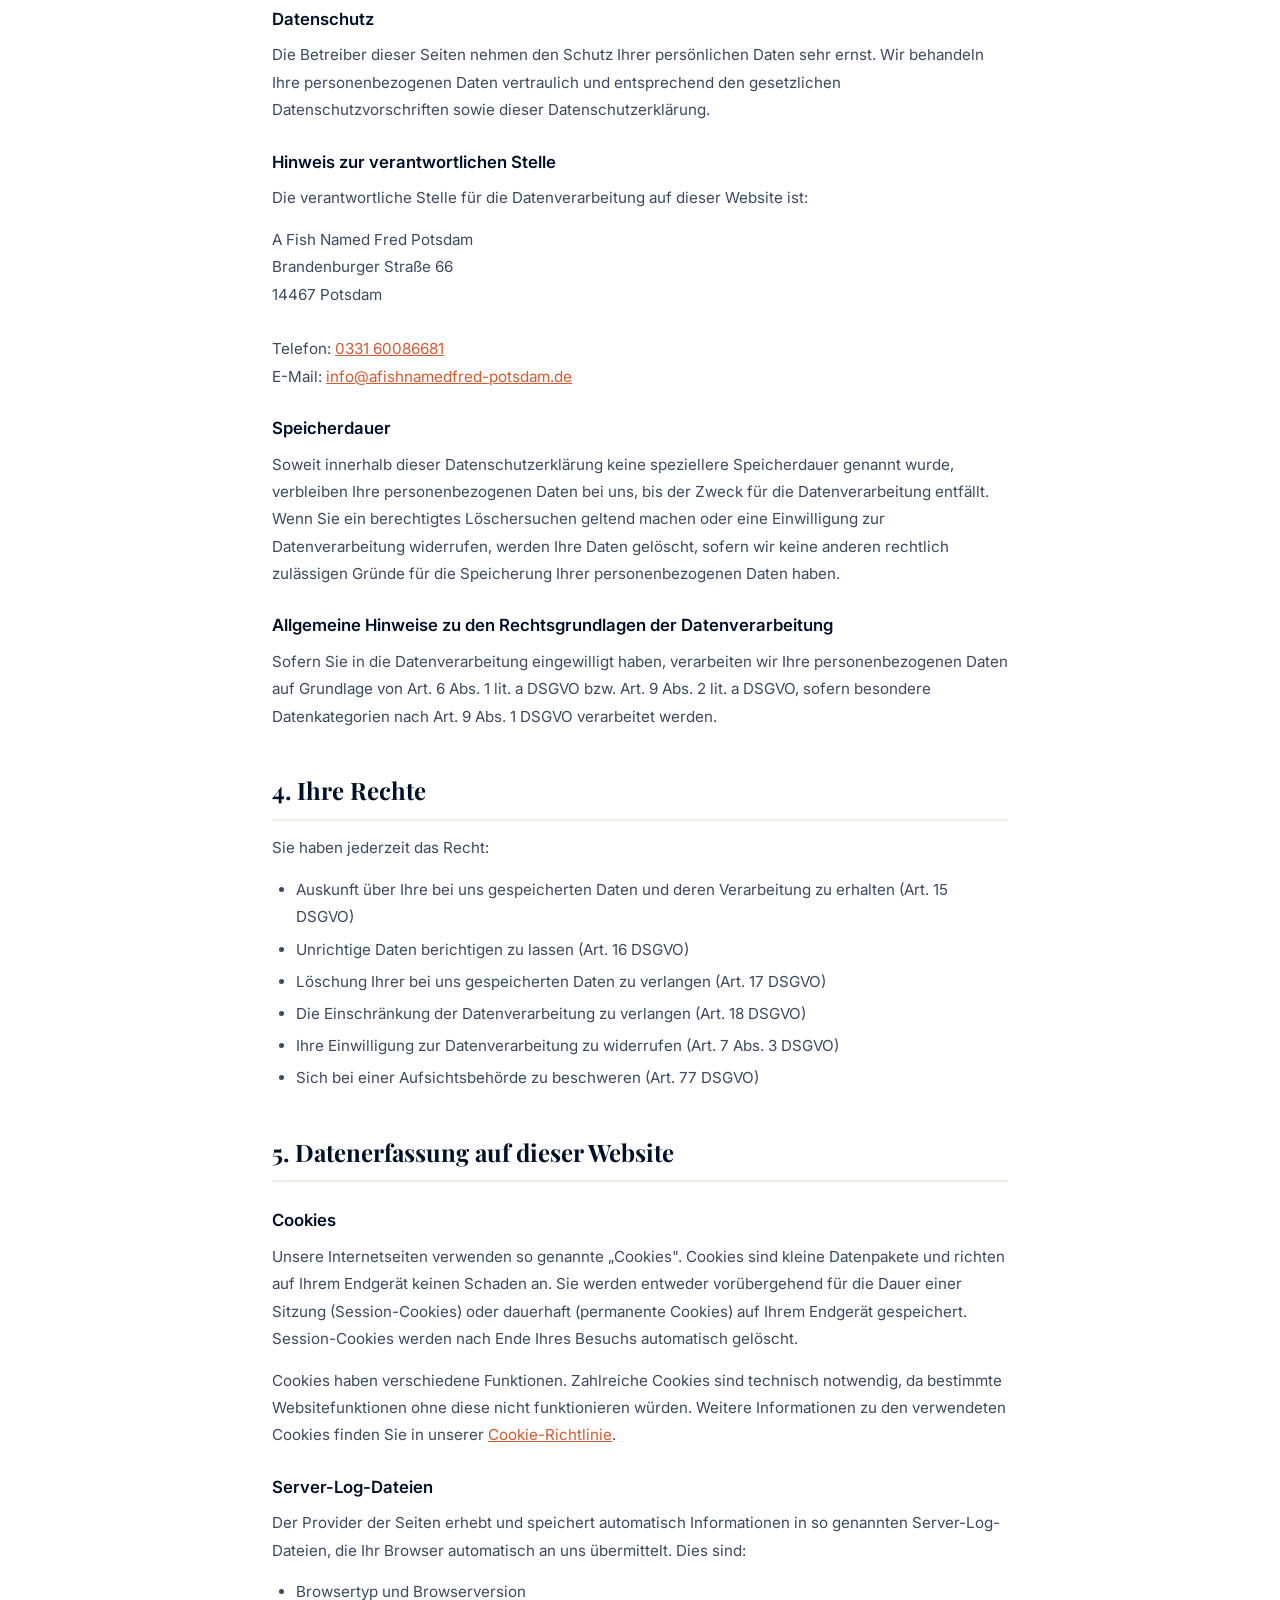
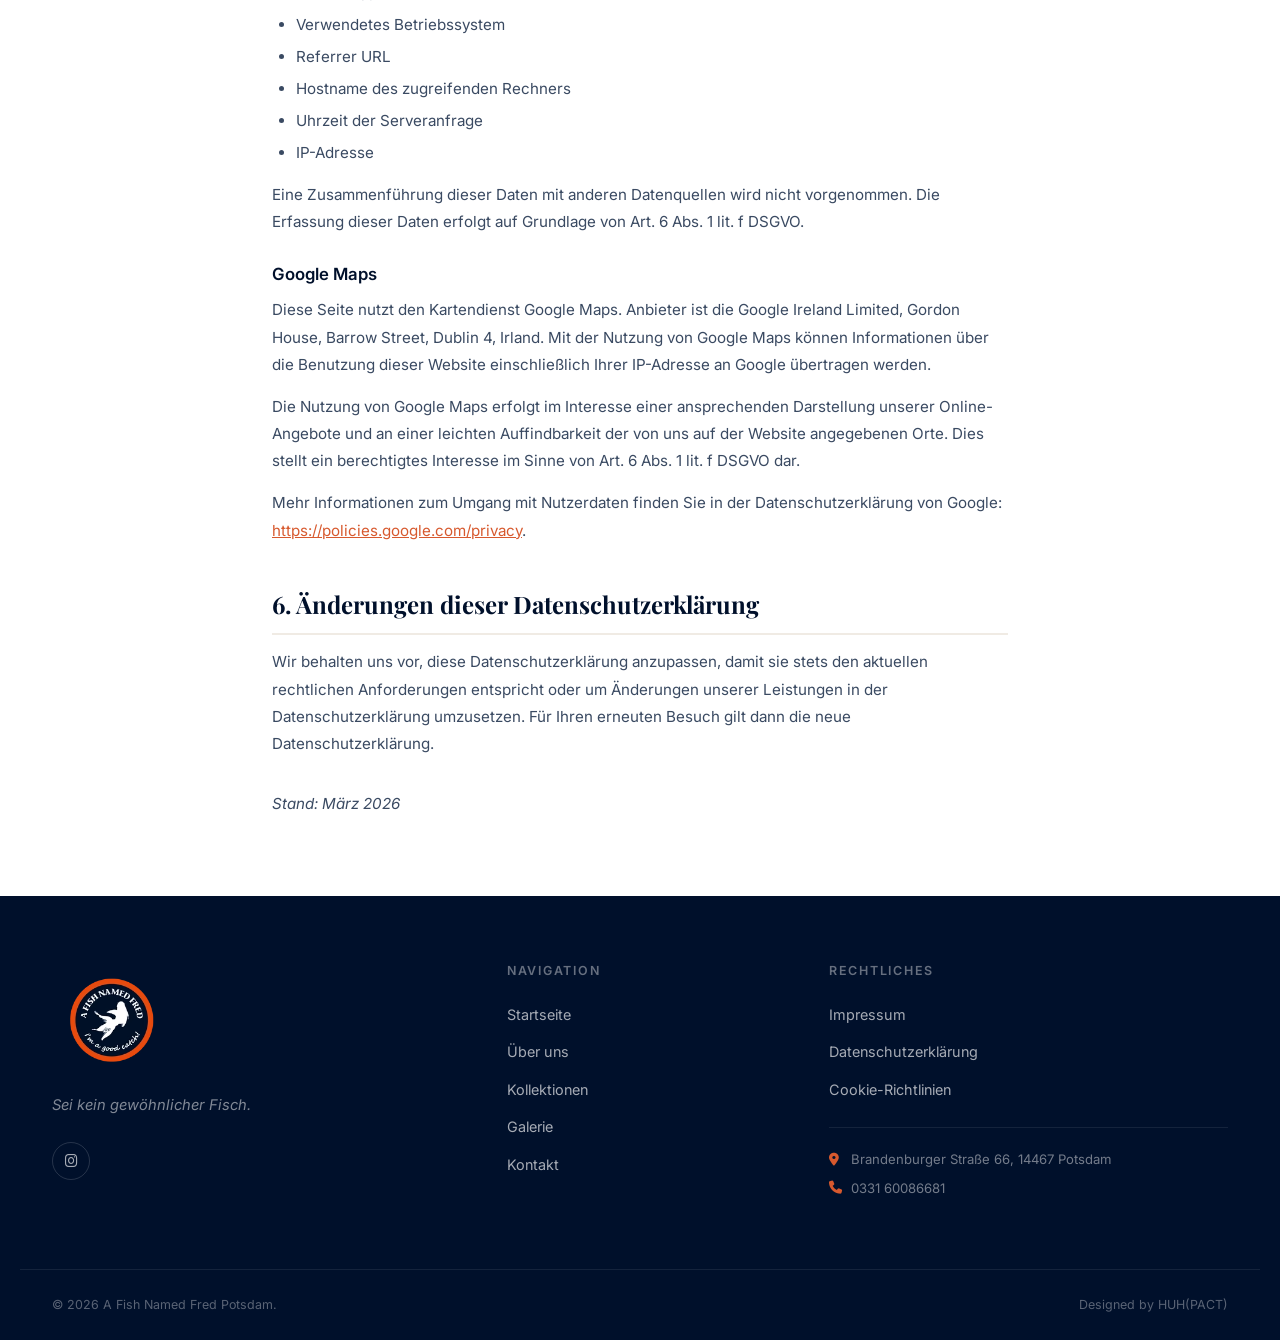
<file: privacy.html>
<!DOCTYPE html>
<html lang="de">
<head>
  <meta charset="UTF-8" />
  <meta name="viewport" content="width=device-width, initial-scale=1.0" />
  <title>Datenschutzerklärung – A Fish Named Fred Potsdam</title>
  <meta name="robots" content="noindex, nofollow" />
	<link rel="icon" type="image/png" href="/images/favicon-96x96.png" sizes="96x96" />
	<link rel="icon" type="image/svg+xml" href="/images/favicon.svg" />
	<link rel="shortcut icon" href="/images/favicon.ico" />
	<link rel="apple-touch-icon" sizes="180x180" href="/images/apple-touch-icon.png" />
	<meta name="apple-mobile-web-app-title" content="A fish named Fred - Potsdam" />
	<link rel="manifest" href="/images/site.webmanifest" />
  <link rel="preconnect" href="https://fonts.googleapis.com" />
  <link rel="preconnect" href="https://fonts.gstatic.com" crossorigin />
  <link href="https://fonts.googleapis.com/css2?family=Playfair+Display:ital,wght@0,400;0,600;0,700;1,400&family=Inter:wght@300;400;500;600&display=swap" rel="stylesheet" />
  <link rel="stylesheet" href="https://cdnjs.cloudflare.com/ajax/libs/font-awesome/6.5.1/css/all.min.css" />
  <link rel="stylesheet" href="/main.css" />
</head>
<body>

  <header class="header scrolled" id="header">
    <nav class="nav container">
     <a href="index.html" class="nav__logo">
        <img src="/images/B_logo color.png" alt="A Fish Named Fred" class="nav__logo-img" />
      </a>
      <ul class="nav__list">
        <li><a href="index.html" class="nav__link">Startseite</a></li>
        <li><a href="index.html#about" class="nav__link">Über uns</a></li>
        <li><a href="index.html#collections" class="nav__link">Kollektionen</a></li>
        <li><a href="index.html#contact" class="nav__link">Kontakt</a></li>
      </ul>
      <button class="nav__burger" id="navBurger" aria-label="Menü öffnen">
        <span></span><span></span><span></span>
      </button>
    </nav>
  </header>

  <div class="sidebar" id="sidebar">
    <button class="sidebar__close" id="sidebarClose" aria-label="Menü schließen"><i class="fa-solid fa-xmark"></i></button>
    <div class="sidebar__brand">
      <span class="nav__logo-fish sidebar__fish">&#x2665;</span>
      <span class="sidebar__brand-name">A Fish Named Fred</span>
    </div>
    <ul class="sidebar__list">
      <li><a href="index.html" class="sidebar__link"><i class="fa-solid fa-house"></i><span>Startseite</span></a></li>
      <li><a href="index.html#about" class="sidebar__link"><i class="fa-solid fa-circle-info"></i><span>Über uns</span></a></li>
      <li><a href="index.html#collections" class="sidebar__link"><i class="fa-solid fa-shirt"></i><span>Kollektionen</span></a></li>
      <li><a href="index.html#contact" class="sidebar__link"><i class="fa-solid fa-location-dot"></i><span>Kontakt</span></a></li>
    </ul>
    <div class="sidebar__footer">
      <div class="sidebar__social">
        <a href="https://instagram.com/afishnamedfred.potsdam/" aria-label="Instagram"><i class="fa-brands fa-instagram"></i></a>
       
      </div>
    </div>
  </div>
  <div class="sidebar__overlay" id="sidebarOverlay"></div>

  <div class="legal-header">
    <div class="container">
      <h1>Datenschutzerklärung</h1>
      <p>Informationen zum Umgang mit Ihren persönlichen Daten</p>
    </div>
  </div>

  <main>
    <div class="legal-content">

      <div class="info-box">
        <p><i class="fa-solid fa-shield-halved" style="color:var(--clr-accent);margin-right:.5rem;"></i> Wir nehmen den Schutz Ihrer persönlichen Daten sehr ernst und behandeln Ihre personenbezogenen Daten vertraulich und entsprechend der gesetzlichen Datenschutzvorschriften sowie dieser Datenschutzerklärung.</p>
      </div>

      <h2>1. Datenschutz auf einen Blick</h2>

      <h3>Allgemeine Hinweise</h3>
      <p>Die folgenden Hinweise geben einen einfachen Überblick darüber, was mit Ihren personenbezogenen Daten passiert, wenn Sie diese Website besuchen. Personenbezogene Daten sind alle Daten, mit denen Sie persönlich identifiziert werden können.</p>

      <h3>Datenerfassung auf dieser Website</h3>
      <p><strong>Wer ist verantwortlich für die Datenerfassung auf dieser Website?</strong><br />
      Die Datenverarbeitung auf dieser Website erfolgt durch den Websitebetreiber. Dessen Kontaktdaten können Sie dem Abschnitt „Hinweis zur Verantwortlichen Stelle" in dieser Datenschutzerklärung entnehmen.</p>

      <p><strong>Wie erfassen wir Ihre Daten?</strong><br />
      Ihre Daten werden zum einen dadurch erhoben, dass Sie uns diese mitteilen. Hierbei kann es sich z. B. um Daten handeln, die Sie in ein Kontaktformular eingeben. Andere Daten werden automatisch oder nach Ihrer Einwilligung beim Besuch der Website durch unsere IT-Systeme erfasst. Das sind vor allem technische Daten (z. B. Internetbrowser, Betriebssystem oder Uhrzeit des Seitenaufrufs).</p>

      <p><strong>Wofür nutzen wir Ihre Daten?</strong><br />
      Ein Teil der Daten wird erhoben, um eine fehlerfreie Bereitstellung der Website zu gewährleisten. Andere Daten können zur Analyse Ihres Nutzerverhaltens verwendet werden.</p>

      <h2>2. Hosting</h2>
      <p>Wir hosten die Inhalte unserer Website bei folgendem Anbieter:</p>
      <h3>Externes Hosting</h3>
      <p>Diese Website wird extern gehostet. Die personenbezogenen Daten, die auf dieser Website erfasst werden, werden auf den Servern des Hosters / der Hoster gespeichert. Hierbei kann es sich v. a. um IP-Adressen, Kontaktanfragen, Meta- und Kommunikationsdaten, Vertragsdaten, Kontaktdaten, Namen, Websitezugriffe und sonstige Daten, die über eine Website generiert werden, handeln.</p>

      <h2>3. Allgemeine Hinweise und Pflichtinformationen</h2>

      <h3>Datenschutz</h3>
      <p>Die Betreiber dieser Seiten nehmen den Schutz Ihrer persönlichen Daten sehr ernst. Wir behandeln Ihre personenbezogenen Daten vertraulich und entsprechend den gesetzlichen Datenschutzvorschriften sowie dieser Datenschutzerklärung.</p>

      <h3>Hinweis zur verantwortlichen Stelle</h3>
      <p>Die verantwortliche Stelle für die Datenverarbeitung auf dieser Website ist:</p>
      <p>
        A Fish Named Fred Potsdam<br />
        Brandenburger Straße 66<br />
        14467 Potsdam<br /><br />
        Telefon: <a href="tel:033160086681">0331 60086681</a><br />
        E-Mail: <a href="mailto:info@afishnamedfred-potsdam.de">info@afishnamedfred-potsdam.de</a>
      </p>

      <h3>Speicherdauer</h3>
      <p>Soweit innerhalb dieser Datenschutzerklärung keine speziellere Speicherdauer genannt wurde, verbleiben Ihre personenbezogenen Daten bei uns, bis der Zweck für die Datenverarbeitung entfällt. Wenn Sie ein berechtigtes Löschersuchen geltend machen oder eine Einwilligung zur Datenverarbeitung widerrufen, werden Ihre Daten gelöscht, sofern wir keine anderen rechtlich zulässigen Gründe für die Speicherung Ihrer personenbezogenen Daten haben.</p>

      <h3>Allgemeine Hinweise zu den Rechtsgrundlagen der Datenverarbeitung</h3>
      <p>Sofern Sie in die Datenverarbeitung eingewilligt haben, verarbeiten wir Ihre personenbezogenen Daten auf Grundlage von Art. 6 Abs. 1 lit. a DSGVO bzw. Art. 9 Abs. 2 lit. a DSGVO, sofern besondere Datenkategorien nach Art. 9 Abs. 1 DSGVO verarbeitet werden.</p>

      <h2>4. Ihre Rechte</h2>
      <p>Sie haben jederzeit das Recht:</p>
      <ul>
        <li>Auskunft über Ihre bei uns gespeicherten Daten und deren Verarbeitung zu erhalten (Art. 15 DSGVO)</li>
        <li>Unrichtige Daten berichtigen zu lassen (Art. 16 DSGVO)</li>
        <li>Löschung Ihrer bei uns gespeicherten Daten zu verlangen (Art. 17 DSGVO)</li>
        <li>Die Einschränkung der Datenverarbeitung zu verlangen (Art. 18 DSGVO)</li>
        <li>Ihre Einwilligung zur Datenverarbeitung zu widerrufen (Art. 7 Abs. 3 DSGVO)</li>
        <li>Sich bei einer Aufsichtsbehörde zu beschweren (Art. 77 DSGVO)</li>
      </ul>

      <h2>5. Datenerfassung auf dieser Website</h2>

      <h3>Cookies</h3>
      <p>Unsere Internetseiten verwenden so genannte „Cookies". Cookies sind kleine Datenpakete und richten auf Ihrem Endgerät keinen Schaden an. Sie werden entweder vorübergehend für die Dauer einer Sitzung (Session-Cookies) oder dauerhaft (permanente Cookies) auf Ihrem Endgerät gespeichert. Session-Cookies werden nach Ende Ihres Besuchs automatisch gelöscht.</p>
      <p>Cookies haben verschiedene Funktionen. Zahlreiche Cookies sind technisch notwendig, da bestimmte Websitefunktionen ohne diese nicht funktionieren würden. Weitere Informationen zu den verwendeten Cookies finden Sie in unserer <a href="cookie-richtlinien.html">Cookie-Richtlinie</a>.</p>

      <h3>Server-Log-Dateien</h3>
      <p>Der Provider der Seiten erhebt und speichert automatisch Informationen in so genannten Server-Log-Dateien, die Ihr Browser automatisch an uns übermittelt. Dies sind:</p>
      <ul>
        <li>Browsertyp und Browserversion</li>
        <li>Verwendetes Betriebssystem</li>
        <li>Referrer URL</li>
        <li>Hostname des zugreifenden Rechners</li>
        <li>Uhrzeit der Serveranfrage</li>
        <li>IP-Adresse</li>
      </ul>
      <p>Eine Zusammenführung dieser Daten mit anderen Datenquellen wird nicht vorgenommen. Die Erfassung dieser Daten erfolgt auf Grundlage von Art. 6 Abs. 1 lit. f DSGVO.</p>

      <h3>Google Maps</h3>
      <p>Diese Seite nutzt den Kartendienst Google Maps. Anbieter ist die Google Ireland Limited, Gordon House, Barrow Street, Dublin 4, Irland. Mit der Nutzung von Google Maps können Informationen über die Benutzung dieser Website einschließlich Ihrer IP-Adresse an Google übertragen werden.</p>
      <p>Die Nutzung von Google Maps erfolgt im Interesse einer ansprechenden Darstellung unserer Online-Angebote und an einer leichten Auffindbarkeit der von uns auf der Website angegebenen Orte. Dies stellt ein berechtigtes Interesse im Sinne von Art. 6 Abs. 1 lit. f DSGVO dar.</p>
      <p>Mehr Informationen zum Umgang mit Nutzerdaten finden Sie in der Datenschutzerklärung von Google: <a href="https://policies.google.com/privacy" target="_blank" rel="noopener noreferrer">https://policies.google.com/privacy</a>.</p>

      <h2>6. Änderungen dieser Datenschutzerklärung</h2>
      <p>Wir behalten uns vor, diese Datenschutzerklärung anzupassen, damit sie stets den aktuellen rechtlichen Anforderungen entspricht oder um Änderungen unserer Leistungen in der Datenschutzerklärung umzusetzen. Für Ihren erneuten Besuch gilt dann die neue Datenschutzerklärung.</p>

      <p style="margin-top:2rem;"><em>Stand: März 2026</em></p>

    </div>
  </main>

   <footer class="footer">
    <div class="footer__top container">
      <div class="footer__brand">
        <a href="index.html" class="footer__logo">
          <img src="/images/logo_color.avif" alt="A Fish Named Fred" class="footer__logo-img" />
        </a>
        <p class="footer__slogan">Sei kein gewöhnlicher Fisch.</p>
        <div class="footer__social">
          <a href="https://instagram.com/afishnamedfred.potsdam/" aria-label="Instagram"><i class="fa-brands fa-instagram"></i></a>
         
        </div>
      </div>

      <div class="footer__nav">
        <h4 class="footer__heading">Navigation</h4>
        <ul>
          <li><a href="#home">Startseite</a></li>
          <li><a href="#about">Über uns</a></li>
          <li><a href="#collections">Kollektionen</a></li>
          <li><a href="#gallery">Galerie</a></li>
          <li><a href="#contact">Kontakt</a></li>
        </ul>
      </div>

      <div class="footer__legal">
        <h4 class="footer__heading">Rechtliches</h4>
        <ul>
          <li><a href="/imprint.html">Impressum</a></li>
          <li><a href="/privacy.html">Datenschutzerklärung</a></li>
          <li><a href="/cookie-policy.html">Cookie-Richtlinien</a></li>
        </ul>
        <div class="footer__address">
          <p><i class="fa-solid fa-location-dot"></i> Brandenburger Straße 66, 14467 Potsdam</p>
          <p><i class="fa-solid fa-phone"></i>0331 60086681</p>
        </div>
      </div>
    </div>

    <div class="footer__bottom container">
      <p>&copy; 2026 A Fish Named Fred Potsdam.</p>
			<p>Designed by <a href="https://huhpact.dev/?utm_source=afishnamedfred&utm_medium=webbrowser&utm_campaign=afishnamedfred">HUH(PACT)</a></p>
     
    </div>
  </footer>

  <button class="back-to-top" id="backToTop" aria-label="Nach oben scrollen">
    <i class="fa-solid fa-arrow-up"></i>
  </button>



  <script type="module" src="main.js"></script>
</body>
</html>
</file>
<file: main.css>
:root {
  --clr-white:      #ffffff;
  --clr-bg:         #ffffff;
  --clr-bg-alt:     #f8f5f2;
  --clr-bg-dark:    #f0ebe4;
  --clr-text:       #00102b;
  --clr-text-mid:   #3a4a62;
  --clr-text-light: #7a8899;
  --clr-btn:        #c4b6a4;
  --clr-btn-hover:  #b0a290;
  --clr-accent:     #D7592E;
  --clr-accent-dk:  #b8451f;
  --clr-border:     #e5dfd8;

  --font-heading: 'Playfair Display', Georgia, serif;
  --font-body:    'Inter', system-ui, sans-serif;

  --shadow-sm:  0 2px 8px rgba(0,16,43,.06);
  --shadow-md:  0 8px 28px rgba(0,16,43,.10);
  --shadow-lg:  0 20px 60px rgba(0,16,43,.14);

  --radius-sm:  6px;
  --radius-md:  12px;
  --radius-lg:  20px;

  --transition: .3s cubic-bezier(.4,0,.2,1);
  --transition-slow: .6s cubic-bezier(.4,0,.2,1);

  --header-h: 80px;
  --container: 1240px;
  --space-xs:  .5rem;
  --space-sm:  1rem;
  --space-md:  2rem;
  --space-lg:  4rem;
  --space-xl:  7rem;
}

*, *::before, *::after { box-sizing: border-box; margin: 0; padding: 0; }

html {
  scroll-behavior: smooth;
  font-size: 16px;
  overflow-x: hidden;
}

::selection {
	background: var(--clr-accent);
	color: var(--clr-white);
}

body {
  font-family: var(--font-body);
  color: var(--clr-text);
  background: var(--clr-bg);
  line-height: 1.7;
  overflow-x: hidden;
  -webkit-font-smoothing: antialiased;
}

img { display: block; max-width: 100%; height: auto; }
a   { text-decoration: none; color: inherit; }
ul  { list-style: none; }
button { cursor: pointer; border: none; background: none; font-family: var(--font-body); }

.container {
  max-width: var(--container);
  margin: 0 auto;
  padding: 0 var(--space-md);
}

.section { padding: var(--space-xl) 0; }
.section--alt { background: var(--clr-bg-alt); }

.section__header {
  text-align: center;
  margin-bottom: var(--space-lg);
}

.section__label {
  display: inline-block;
  font-size: .75rem;
  font-weight: 600;
  letter-spacing: .18em;
  text-transform: uppercase;
  color: var(--clr-accent);
  margin-bottom: var(--space-xs);
}

.section__title {
  font-family: var(--font-heading);
  font-size: clamp(2rem, 4vw, 3rem);
  font-weight: 600;
  color: var(--clr-text);
  line-height: 1.2;
}

.section__line {
  width: 56px;
  height: 3px;
  background: var(--clr-accent);
  margin: 1rem auto 0;
  border-radius: 2px;
}

.section__desc {
  max-width: 580px;
  margin: 1.25rem auto 0;
  color: var(--clr-text-mid);
  font-size: 1.05rem;
}

.btn {
  display: inline-flex;
  align-items: center;
  gap: .5rem;
  padding: .85rem 2rem;
  border-radius: var(--radius-sm);
  font-size: .9rem;
  font-weight: 600;
  letter-spacing: .04em;
  transition: var(--transition);
  white-space: nowrap;
}

.btn--primary {
  background: var(--clr-btn);
  color: var(--clr-text);
  box-shadow: var(--shadow-sm);
}
.btn--primary:hover {
  background: var(--clr-btn-hover);
  box-shadow: var(--shadow-md);
  transform: translateY(-2px);
}

.btn--outline-white {
  border: 2px solid rgba(255,255,255,.8);
  color: var(--clr-white);
  backdrop-filter: blur(4px);
}
.btn--outline-white:hover {
  background: rgba(255,255,255,.15);
  border-color: var(--clr-white);
  transform: translateY(-2px);
}

.btn--white-sm {
  background: var(--clr-white);
  color: var(--clr-text);
  padding: .6rem 1.4rem;
  font-size: .82rem;
  border-radius: var(--radius-sm);
  box-shadow: var(--shadow-md);
}
.btn--white-sm:hover {
  background: var(--clr-bg-alt);
  transform: translateY(-2px);
}

.btn--cookie-accept {
  background: var(--clr-accent);
  color: var(--clr-white);
  padding: .65rem 1.5rem;
  border-radius: var(--radius-sm);
  font-size: .88rem;
}
.btn--cookie-accept:hover { background: var(--clr-accent-dk); }

.btn--cookie-settings {
  border: 1.5px solid var(--clr-border);
  color: var(--clr-text-mid);
  padding: .65rem 1.5rem;
  border-radius: var(--radius-sm);
  font-size: .88rem;
}
.btn--cookie-settings:hover { border-color: var(--clr-accent); color: var(--clr-accent); }

.mt-1 { margin-top: var(--space-md); }

.reveal {
  opacity: 0;
  transform: translateY(40px);
  transition: opacity .7s ease, transform .7s ease;
}
.reveal.reveal--left  { transform: translateX(-40px); }
.reveal.reveal--right { transform: translateX(40px); }
.reveal.is-visible {
  opacity: 1;
  transform: translate(0, 0);
}

.header {
  position: fixed;
  top: 0; left: 0; right: 0;
  z-index: 100;
  height: var(--header-h);
  transition: background var(--transition), box-shadow var(--transition);
}
.header.scrolled {
  background: var(--clr-white);
  box-shadow: var(--shadow-sm);
}

.nav {
  display: flex;
  align-items: center;
  justify-content: space-between;
  height: 100%;
}

.nav__logo {
  display: flex;
  align-items: center;
  transition: opacity var(--transition);
}
.nav__logo:hover { opacity: .8; }

.nav__logo-img {
  height: 139px;
	transform: translateY(25px);
  width: auto;
  object-fit: contain;
  transition: height .3s ease;
  border-radius: 4px;
}
.header.scrolled .nav__logo-img {
  height: 110px;
}

.nav__list {
  display: flex;
  align-items: center;
  gap: 2rem;
}

.nav__link {
  font-size: .9rem;
  font-weight: 500;
  color: rgba(255,255,255,.9);
  position: relative;
  padding-bottom: .2rem;
  transition: color var(--transition);
}
.header.scrolled .nav__link { color: var(--clr-text-mid); }

.nav__link::after {
  content: '';
  position: absolute;
  bottom: -2px; left: 0;
  width: 0; height: 2px;
  background: var(--clr-accent);
  border-radius: 2px;
  transition: width var(--transition);
}
.nav__link:hover::after,
.nav__link.active::after { width: 100%; }

.nav__link:hover { color: var(--clr-white); }
.header.scrolled .nav__link:hover { color: var(--clr-accent); }

.nav__burger {
  display: none;
  flex-direction: column;
  gap: 5px;
  padding: 4px;
}
.nav__burger span {
  display: block;
  width: 24px; height: 2px;
  background: var(--clr-white);
  border-radius: 2px;
  transition: var(--transition);
}
.header.scrolled .nav__burger span { background: var(--clr-text); }

.sidebar {
  position: fixed;
  top: 0; right: 0;
  width: min(320px, 85vw);
  height: 100%;
  background: var(--clr-white);
  z-index: 200;
  transform: translateX(100%);
  transition: transform var(--transition-slow);
  display: flex;
  flex-direction: column;
  padding: 2rem 1.75rem;
  box-shadow: var(--shadow-lg);
}
.sidebar.is-open { transform: translateX(0); }

.sidebar__overlay {
  position: fixed;
  inset: 0;
  background: rgba(0,16,43,.45);
  z-index: 190;
  opacity: 0;
  pointer-events: none;
  transition: opacity var(--transition-slow);
}
.sidebar__overlay.is-active { opacity: 1; pointer-events: auto; }

.sidebar__close {
  align-self: flex-end;
  font-size: 1.4rem;
  color: var(--clr-text-mid);
  padding: .25rem;
  margin-bottom: 1.5rem;
  transition: color var(--transition);
}
.sidebar__close:hover { color: var(--clr-accent); }

.sidebar__brand {
  display: flex;
  align-items: center;
  gap: .6rem;
  margin-bottom: 2rem;
  padding-bottom: 1.5rem;
  border-bottom: 1px solid var(--clr-border);
}
.sidebar__fish { font-size: 1.4rem; color: var(--clr-accent); }
.sidebar__brand-name {
  font-family: var(--font-heading);
  font-size: 1.05rem;
  font-weight: 600;
  color: var(--clr-text);
}

.sidebar__list { flex: 1; }
.sidebar__list li { border-bottom: 1px solid var(--clr-border); }

.sidebar__link {
  display: flex;
  align-items: center;
  gap: .85rem;
  padding: .9rem 0;
  font-size: .95rem;
  font-weight: 500;
  color: var(--clr-text-mid);
  transition: color var(--transition);
}
.sidebar__link i { width: 18px; color: var(--clr-accent); font-size: .9rem; }
.sidebar__link:hover { color: var(--clr-accent); }

.sidebar__footer {
  margin-top: 2rem;
  padding-top: 1.5rem;
  border-top: 1px solid var(--clr-border);
}

.sidebar__social {
  display: flex;
  gap: 1rem;
  margin-bottom: .75rem;
}
.sidebar__social a {
  width: 36px; height: 36px;
  display: flex; align-items: center; justify-content: center;
  border-radius: 50%;
  border: 1.5px solid var(--clr-border);
  color: var(--clr-text-mid);
  font-size: .9rem;
  transition: var(--transition);
}
.sidebar__social a:hover { border-color: var(--clr-accent); color: var(--clr-accent); }

.sidebar__copy { font-size: .75rem; color: var(--clr-text-light); }

.hero {
  position: relative;
  height: 100vh;
  min-height: 640px;
  display: flex;
  align-items: center;
  overflow: hidden;
}

.hero__carousel {
  position: absolute;
  inset: 0;
}

.hero__slide {
  position: absolute;
  inset: 0;
  background-size: cover;
  background-position: center 20%;
  opacity: 0;
  transform: scale(1.05);
  transition: opacity 1.4s ease, transform 10s ease;
}
.hero__slide.active {
  opacity: 1;
  transform: scale(1);
}

.hero__overlay {
	position: absolute;
	inset: 0;
	background: rgba(0, 0, 0, 0.6);
}

.hero__ghost {
  position: absolute;
  right: -2vw;
  top: 50%;
  transform: translateY(-50%);
  z-index: 1;
  font-family: var(--font-heading);
  font-size: clamp(14rem, 22vw, 28rem);
  font-weight: 700;
  line-height: 1;
  color: rgba(255,255,255,.04);
  letter-spacing: -.02em;
  pointer-events: none;
  user-select: none;
  white-space: nowrap;
}

.hero__side-label {
  position: absolute;
  right: 2.5rem;
  top: 50%;
  transform: translateY(-50%) rotate(90deg);
  transform-origin: center center;
  z-index: 3;
  display: flex;
  align-items: center;
  gap: 1rem;
  color: rgba(255,255,255,.35);
  font-size: .68rem;
  font-weight: 500;
  letter-spacing: .18em;
  text-transform: uppercase;
  white-space: nowrap;
  opacity: 0;
  animation: fadeIn 1s 1.2s forwards;
}
.hero__side-dot {
  display: inline-block;
  width: 4px; height: 4px;
  border-radius: 50%;
  background: var(--clr-accent);
  flex-shrink: 0;
}

.hero__content {
  position: relative;
  z-index: 2;
  color: var(--clr-white);
  max-width: 760px;
  padding-top: 4rem;
}

.hero__eyebrow {
  display: flex;
  align-items: center;
  gap: 1rem;
  margin-bottom: 1.5rem;
  opacity: 0;
  animation: fadeUp .7s .3s forwards;
}
.hero__eyebrow-line {
  display: block;
  width: 48px; height: 1.5px;
  background: var(--clr-accent);
  flex-shrink: 0;
}
.hero__eyebrow-text {
  font-size: .72rem;
  font-weight: 600;
  letter-spacing: .22em;
  text-transform: uppercase;
  color: var(--clr-btn);
}

.hero__title {
  font-family: var(--font-heading);
  line-height: 1.08;
  margin-bottom: 2rem;
  opacity: 0;
  animation: fadeUp .8s .5s forwards;
  display: flex;
  flex-direction: column;
  gap: .1em;
}

.hero__title-line1 {
  font-size: clamp(1.6rem, 3.8vw, 3.2rem);
  font-weight: 400;
  letter-spacing: .06em;
  text-transform: uppercase;
  color: rgba(255,255,255,.65);
  font-family: var(--font-body);
}

.hero__title-line2 {
  font-size: clamp(3rem, 7vw, 6.2rem);
  font-weight: 700;
  color: var(--clr-white);
  letter-spacing: -.01em;
  line-height: 1;
}

.hero__title-line3 {
  font-style: italic;
  font-weight: 400;
  font-size: clamp(1.8rem, 4vw, 3.4rem);
  color: rgba(255,255,255,.55);
  letter-spacing: .04em;
}

.hero__subtitle {
  display: flex;
  align-items: center;
  gap: .75rem;
  font-size: 1rem;
  font-weight: 300;
  color: rgba(255,255,255,.65);
  letter-spacing: .06em;
  text-transform: uppercase;
  margin-bottom: 2.8rem;
  opacity: 0;
  animation: fadeUp .8s .68s forwards;
}
.hero__subtitle::before {
  content: '';
  display: inline-block;
  width: 6px; height: 6px;
  border-radius: 50%;
  background: var(--clr-accent);
  flex-shrink: 0;
}

.hero__buttons {
  display: flex;
  flex-wrap: wrap;
  gap: 1rem;
  opacity: 0;
  animation: fadeUp .8s .86s forwards;
}

.btn--ghost-accent {
  background: var(--clr-accent);
  color: var(--clr-white);
  border: 2px solid var(--clr-accent);
}
.btn--ghost-accent:hover {
  background: transparent;
  color: var(--clr-white);
  transform: translateY(-2px);
}

.hero__bottom-bar {
  position: absolute;
  bottom: 0; left: 0; right: 0;
  z-index: 3;
  display: flex;
  align-items: center;
  justify-content: space-between;
  padding: 1.1rem 3rem;
  background: rgba(0,16,43,.55);
  backdrop-filter: blur(10px);
  border-top: 1px solid rgba(255,255,255,.08);
}

.hero__bottom-info {
  display: flex;
  align-items: center;
  gap: .65rem;
  font-size: .78rem;
  color: rgba(255,255,255,.6);
  letter-spacing: .04em;
}
.hero__bottom-info i { color: var(--clr-accent); font-size: .8rem; }
.hero__bottom-sep { opacity: .4; margin: 0 .15rem; }

.hero__counter {
  display: flex;
  align-items: center;
  gap: .85rem;
}
.hero__counter-current {
  font-family: var(--font-heading);
  font-size: 1.25rem;
  font-weight: 600;
  color: var(--clr-white);
  line-height: 1;
  min-width: 1.8rem;
}
.hero__counter-track {
  width: 80px; height: 1.5px;
  background: rgba(255,255,255,.2);
  border-radius: 2px;
  overflow: hidden;
}
.hero__counter-fill {
  height: 100%;
  background: var(--clr-accent);
  border-radius: 2px;
  transition: width .6s ease;
  width: 25%;
}
.hero__counter-total {
  font-size: .72rem;
  color: rgba(255,255,255,.4);
  font-weight: 500;
}

.hero__scroll-indicator {
  position: absolute;
  bottom: 5.5rem;
  left: 3rem;
  z-index: 2;
  width: 1.5px;
  height: 56px;
  overflow: hidden;
  background: rgba(255,255,255,.15);
  border-radius: 2px;
}
.hero__scroll-line {
  position: absolute;
  top: -100%;
  left: 0;
  width: 100%; height: 50%;
  background: var(--clr-accent);
  animation: scrollLine 2.2s ease-in-out infinite;
}

.hero__dots { display: none; }

@keyframes fadeUp {
  from { opacity: 0; transform: translateY(28px); }
  to   { opacity: 1; transform: translateY(0); }
}
@keyframes fadeIn {
  from { opacity: 0; }
  to   { opacity: 1; }
}
@keyframes scrollLine {
  0%   { top: -100%; }
  50%  { top: 0%; }
  100% { top: 100%; }
}

@media (max-width: 992px) {
  .hero__side-label { display: none; }
  .hero__ghost { font-size: clamp(10rem, 30vw, 18rem); opacity: .03; right: -4vw; }
  .hero__bottom-bar { padding: .9rem 1.5rem; }
  .hero__scroll-indicator { left: 1.5rem; }
}
@media (max-width: 768px) {
  .hero__ghost { display: none; }
  .hero__bottom-info .hero__bottom-sep,
  .hero__bottom-info i:last-of-type,
  .hero__bottom-info span:last-child { display: none; }
  .hero__bottom-bar { padding: .8rem 1.25rem; }
  .hero__content { padding-top: 2rem; }
  .hero__scroll-indicator { display: none; }
}
@media (max-width: 480px) {
  .hero__bottom-bar { flex-direction: column; gap: .6rem; align-items: flex-start; }
  .hero__title-line2 { font-size: clamp(2.4rem, 10vw, 3.6rem); }
  .hero__title-line1 { font-size: clamp(1.1rem, 4vw, 1.6rem); }
  .hero__title-line3 { font-size: clamp(1.3rem, 5vw, 2rem); }
}

.about__grid {
  display: grid;
  grid-template-columns: 1fr 1fr;
  gap: 5rem;
  align-items: center;
  margin-bottom: var(--space-xl);
}

.about__lead {
  font-family: var(--font-heading);
  font-size: 1.45rem;
  font-style: italic;
  color: var(--clr-accent);
  margin-bottom: 1.25rem;
}

.about__text p {
  color: var(--clr-text-mid);
  margin-bottom: 1rem;
  line-height: 1.8;
}

.about__images {
  position: relative;
  min-height: 480px;
}

.about__img-main {
  position: relative;
  width: 75%;
  margin-left: auto;
  border-radius: var(--radius-lg);
  overflow: hidden;
  box-shadow: var(--shadow-lg);
  aspect-ratio: 3/4;
}
.about__img-main img {
  width: 100%; height: 100%;
  object-fit: cover;
  transition: transform .7s ease;
}
.about__img-main:hover img { transform: scale(1.04); }

.about__img-accent {
  position: absolute;
  bottom: -2rem;
  left: 0;
  width: 50%;
  border-radius: var(--radius-md);
  overflow: hidden;
  box-shadow: var(--shadow-lg);
  aspect-ratio: 4/5;
  border: 5px solid var(--clr-white);
}
.about__img-accent img {
  width: 100%; height: 100%;
  object-fit: cover;
  transition: transform .7s ease;
}
.about__img-accent:hover img { transform: scale(1.04); }

.about__badge {
  position: absolute;
  bottom: 1rem;
  right: -1.5rem;
  background: var(--clr-accent);
  color: var(--clr-white);
  padding: .8rem 1rem;
  border-radius: var(--radius-md);
  text-align: center;
  box-shadow: var(--shadow-md);
  min-width: 80px;
}
.about__badge-year { display: block; font-size: .7rem; letter-spacing: .1em; text-transform: uppercase; opacity: .85; }
.about__badge-num  { display: block; font-family: var(--font-heading); font-size: 1.8rem; font-weight: 700; line-height: 1.1; }
.about__badge-text { display: block; font-size: .68rem; opacity: .85; }

/* ── About Values: static cards ── */
.about__values {
  display: grid;
  grid-template-columns: repeat(2, 1fr);
  gap: 1.25rem;
  margin-top: var(--space-md);
}

.about__value-card {
  background: var(--clr-white);
  border-radius: var(--radius-md);
  border: 1px solid var(--clr-border);
  padding: 1.75rem 1.5rem;
  transition: box-shadow var(--transition), transform var(--transition), border-color var(--transition);
  display: flex;
  flex-direction: column;
  gap: 1rem;
}
.about__value-card:hover {
  box-shadow: var(--shadow-md);
  border-color: var(--clr-btn);
  transform: translateY(-4px);
}

.about__value-card-top {
  display: flex;
  align-items: center;
  gap: .85rem;
}

.about__value-card-top h3 {
  font-family: var(--font-heading);
  font-size: 1.1rem;
  font-weight: 600;
  color: var(--clr-text);
  margin: 0;
  line-height: 1.2;
}

.about__value-icon {
  width: 44px; height: 44px;
  background: linear-gradient(135deg, var(--clr-accent), #e8733f);
  border-radius: 50%;
  display: flex; align-items: center; justify-content: center;
  font-size: 1rem;
  color: var(--clr-white);
  flex-shrink: 0;
  transition: transform var(--transition);
}
.about__value-card:hover .about__value-icon {
  transform: scale(1.1) rotate(-5deg);
}

.about__value-card p {
  font-size: .875rem;
  color: var(--clr-text-mid);
  line-height: 1.7;
  margin: 0;
}



@media (max-width: 540px) {
  .about__values { grid-template-columns: 1fr; }
}

.collections__swiper {
  width: 100%;
  padding: 1rem 2rem 3.5rem !important;
  cursor: grab;
}
.collections__swiper:active { cursor: grabbing; }

.collection__card {
  background: var(--clr-white);
  border-radius: var(--radius-md);
  overflow: hidden;
  box-shadow: var(--shadow-sm);
  transition: box-shadow var(--transition), transform var(--transition);
  user-select: none;
  width: 320px !important;
}
.collection__card:hover {
  box-shadow: var(--shadow-md);
  transform: translateY(-6px);
}

.collection__img-wrap {
  position: relative;
  aspect-ratio: 3/4;
  overflow: hidden;
}
.collection__img-wrap img {
  width: 100%; height: 100%;
  object-fit: cover;
  transition: transform .6s ease;
}
.collection__card:hover .collection__img-wrap img { transform: scale(1.06); }

.collection__img-overlay {
  position: absolute;
  inset: 0;
  background: rgba(0,16,43,.5);
  display: flex;
  align-items: center;
  justify-content: center;
  opacity: 0;
  transition: opacity var(--transition);
}
.collection__card:hover .collection__img-overlay { opacity: 1; }

.collection__info { padding: 1.4rem 1.5rem 1.6rem; }

.collection__tag {
  display: inline-block;
  font-size: .7rem;
  font-weight: 600;
  letter-spacing: .12em;
  text-transform: uppercase;
  color: var(--clr-accent);
  margin-bottom: .5rem;
}

.collection__title {
  font-family: var(--font-heading);
  font-size: 1.2rem;
  font-weight: 600;
  color: var(--clr-text);
  margin-bottom: .5rem;
}

.collection__desc { font-size: .86rem; color: var(--clr-text-mid); line-height: 1.65; }

.collections__next,
.collections__prev {
  color: var(--clr-text) !important;
  background: var(--clr-white);
  width: 44px !important; height: 44px !important;
  border-radius: 50% !important;
  box-shadow: var(--shadow-md) !important;
  transition: var(--transition) !important;
}
.collections__next::after,
.collections__prev::after { font-size: .85rem !important; font-weight: 700 !important; }
.collections__next:hover, .collections__prev:hover {
  background: var(--clr-accent) !important;
  color: var(--clr-white) !important;
}

.collections__pagination .swiper-pagination-bullet {
  background: var(--clr-btn) !important;
  opacity: .5 !important;
}
.collections__pagination .swiper-pagination-bullet-active {
  background: var(--clr-accent) !important;
  opacity: 1 !important;
  transform: scale(1.3);
}

.collections__hint {
  display: flex;
  align-items: center;
  justify-content: center;
  gap: .5rem;
  margin-top: .5rem;
  font-size: .8rem;
  color: var(--clr-text-light);
}
.collections__hint i { color: var(--clr-accent); }

.gallery__grid {
  display: grid;
  grid-template-columns: repeat(4, 1fr);
  grid-template-rows: 260px 260px;
  gap: 1rem;
}

.gallery__item {
  position: relative;
  border-radius: var(--radius-md);
  overflow: hidden;
  cursor: pointer;
}
.gallery__item img {
  width: 100%; height: 100%;
  object-fit: cover;
  transition: transform .6s ease;
}
.gallery__item:hover img { transform: scale(1.08); }

.gallery__item--lg { grid-column: span 2; grid-row: span 2; }
.gallery__item--md { grid-column: span 2; }

.gallery__overlay {
  position: absolute;
  inset: 0;
  background: rgba(0,16,43,.45);
  display: flex;
  align-items: center;
  justify-content: center;
  font-size: 1.5rem;
  color: var(--clr-white);
  opacity: 0;
  transition: opacity var(--transition);
}
.gallery__item:hover .gallery__overlay { opacity: 1; }

.lightbox {
  position: fixed;
  inset: 0;
  z-index: 1000;
  background: rgba(0,16,43,.96);
  display: flex;
  align-items: center;
  justify-content: center;
  opacity: 0;
  pointer-events: none;
  transition: opacity var(--transition);
}
.lightbox.is-open { opacity: 1; pointer-events: auto; }

.lightbox__content {
  max-width: 90vw;
  max-height: 85vh;
}
.lightbox__content img {
  max-width: 90vw;
  max-height: 85vh;
  object-fit: contain;
  border-radius: var(--radius-sm);
}

.lightbox__close,
.lightbox__prev,
.lightbox__next {
  position: absolute;
  color: var(--clr-white);
  font-size: 1.4rem;
  width: 48px; height: 48px;
  border-radius: 50%;
  display: flex; align-items: center; justify-content: center;
  transition: var(--transition);
  background: rgba(255,255,255,.12);
}
.lightbox__close { top: 1.5rem; right: 1.5rem; font-size: 1.5rem; }
.lightbox__prev  { left: 2rem; }
.lightbox__next  { right: 2rem; }
.lightbox__close:hover, .lightbox__prev:hover, .lightbox__next:hover {
  background: rgba(255,255,255,.25);
  transform: scale(1.1);
}

.lightbox__counter {
  position: absolute;
  bottom: 1.5rem;
  left: 50%;
  transform: translateX(-50%);
  color: rgba(255,255,255,.6);
  font-size: .82rem;
}

.contact__grid {
  display: grid;
  grid-template-columns: 1fr 1.4fr;
  gap: 3rem;
  align-items: start;
}

.contact__card {
  display: flex;
  align-items: flex-start;
  gap: 1.1rem;
  padding: 1.3rem;
  background: var(--clr-white);
  border-radius: var(--radius-md);
  border: 1px solid var(--clr-border);
  margin-bottom: 1rem;
  transition: var(--transition);
}
.contact__card:hover {
  box-shadow: var(--shadow-sm);
  border-color: var(--clr-btn);
}

.contact__icon {
  width: 42px; height: 42px; flex-shrink: 0;
  background: linear-gradient(135deg, var(--clr-accent), #e8733f);
  border-radius: 50%;
  display: flex; align-items: center; justify-content: center;
  color: var(--clr-white);
  font-size: .95rem;
}

.contact__detail h4 {
  font-size: .78rem;
  font-weight: 600;
  letter-spacing: .1em;
  text-transform: uppercase;
  color: var(--clr-text-light);
  margin-bottom: .3rem;
}
.contact__detail p { font-size: .95rem; color: var(--clr-text-mid); line-height: 1.7; }

.contact__link {
  color: var(--clr-text);
  font-size: .95rem;
  font-weight: 500;
  transition: color var(--transition);
}
.contact__link:hover { color: var(--clr-accent); }

.contact__hours {
  border-collapse: collapse;
  font-size: .88rem;
}
.contact__hours td { padding: .2rem 1.2rem .2rem 0; color: var(--clr-text-mid); }
.contact__hours .closed { color: var(--clr-text-light); font-style: italic; }

.contact__social-row {
  display: flex;
  align-items: center;
  gap: 1rem;
  padding: 1rem 0 .5rem;
  font-size: .88rem;
  color: var(--clr-text-mid);
}
.contact__social-links { display: flex; gap: .6rem; }
.contact__social-links a {
  width: 36px; height: 36px;
  display: flex; align-items: center; justify-content: center;
  border-radius: 50%;
  border: 1.5px solid var(--clr-border);
  color: var(--clr-text-mid);
  font-size: .9rem;
  transition: var(--transition);
}
.contact__social-links a:hover { border-color: var(--clr-accent); color: var(--clr-accent); }

.contact__map {
  border-radius: var(--radius-lg);
  overflow: hidden;
  box-shadow: var(--shadow-md);
  border: 1px solid var(--clr-border);
  height: 480px;
}

.footer {
  background: var(--clr-text);
  color: rgba(255,255,255,.75);
}

.footer__top {
  display: grid;
  grid-template-columns: 1.5fr 1fr 1.5fr;
  gap: 3.5rem;
  padding-top: var(--space-lg);
  padding-bottom: var(--space-lg);
  border-bottom: 1px solid rgba(255,255,255,.08);
}

.footer__logo {
  display: flex;
  align-items: center;
  gap: .6rem;
  font-family: var(--font-heading);
  font-size: 1.1rem;
  font-weight: 600;
  color: var(--clr-white);
  margin-bottom: .85rem;
  transition: opacity var(--transition);
}
.footer__logo:hover { opacity: .8; }

.footer__logo-img {
  height: 120px;
  width: auto;
  object-fit: contain;
  border-radius: 4px;
}

.sidebar__logo-img {
  height: 44px;
  width: auto;
  object-fit: contain;
  border-radius: 4px;
}

.footer__slogan {
  font-style: italic;
  color: rgba(255,255,255,.5);
  margin-bottom: 1.5rem;
  font-size: .92rem;
}

.footer__social {
  display: flex;
  gap: .75rem;
}
.footer__social a {
  width: 38px; height: 38px;
  display: flex; align-items: center; justify-content: center;
  border-radius: 50%;
  border: 1.5px solid rgba(255,255,255,.15);
  color: rgba(255,255,255,.65);
  font-size: .9rem;
  transition: var(--transition);
}
.footer__social a:hover {
  border-color: var(--clr-accent);
  color: var(--clr-white);
  background: var(--clr-accent);
}

.credit {
    font-family: sans-serif;
    font-size: 14px;
    color: white;
    display: flex;
    align-items: center;
    justify-content: center;
    margin-top: 0.2rem;
}

.credit a {
    display: flex;
    align-items: center;
}

.img__credit {
    height: 60px;
    margin-left: 5px;
    transition: 0.3s ease-in-out;
}

.img__credit:hover {
    transform: scale(1.1);
}

.footer__heading {
  font-size: .78rem;
  font-weight: 600;
  letter-spacing: .14em;
  text-transform: uppercase;
  color: rgba(255,255,255,.4);
  margin-bottom: 1.25rem;
}

.footer__nav ul li,
.footer__legal ul li { margin-bottom: .65rem; }

.footer__nav ul a,
.footer__legal ul a {
  font-size: .9rem;
  color: rgba(255,255,255,.65);
  transition: color var(--transition);
}
.footer__nav ul a:hover,
.footer__legal ul a:hover { color: var(--clr-white); }

.footer__address {
  margin-top: 1.5rem;
  padding-top: 1.25rem;
  border-top: 1px solid rgba(255,255,255,.08);
}
.footer__address p {
  font-size: .82rem;
  color: rgba(255,255,255,.45);
  display: flex;
  align-items: center;
  gap: .5rem;
  margin-bottom: .4rem;
}
.footer__address i { color: var(--clr-accent); width: 14px; }

.footer__bottom {
  display: flex;
  justify-content: space-between;
  align-items: center;
  flex-wrap: wrap;
  gap: .5rem;
  padding-top: 1.5rem;
  padding-bottom: 1.5rem;
  font-size: .78rem;
  color: rgba(255,255,255,.35);
}

.back-to-top {
  position: fixed;
  bottom: 2rem;
  right: 2rem;
  z-index: 90;
  width: 46px; height: 46px;
  background: var(--clr-accent);
  color: var(--clr-white);
  border-radius: 50%;
  display: flex; align-items: center; justify-content: center;
  font-size: 1rem;
  box-shadow: var(--shadow-md);
  opacity: 0;
  pointer-events: none;
  transform: translateY(12px);
  transition: opacity var(--transition), transform var(--transition);
}
.back-to-top.is-visible {
  opacity: 1;
  pointer-events: auto;
  transform: translateY(0);
}
.back-to-top:hover {
  background: var(--clr-accent-dk);
  transform: translateY(-3px);
  box-shadow: var(--shadow-lg);
}

.cookie-banner {
  position: fixed;
  bottom: 2rem;
  right: 2rem;
  z-index: 300;
  max-width: 420px;
  background: var(--clr-white);
  border: 1px solid var(--clr-border);
  border-radius: var(--radius-lg);
  box-shadow: var(--shadow-lg);
  padding: 1.5rem;
  opacity: 0;
  pointer-events: none;
  transform: translateY(20px);
  transition: opacity .5s ease, transform .5s ease;
}
.cookie-banner.is-visible {
  opacity: 1;
  pointer-events: auto;
  transform: translateY(0);
}

.cookie-banner__inner { display: flex; flex-direction: column; gap: 1rem; }

.cookie-banner__text {
  display: flex;
  gap: .9rem;
  align-items: flex-start;
  font-size: .88rem;
}
.cookie-banner__text > i {
  font-size: 1.6rem;
  color: var(--clr-accent);
  flex-shrink: 0;
  margin-top: .1rem;
}
.cookie-banner__text strong {
  display: block;
  font-size: .92rem;
  margin-bottom: .25rem;
  color: var(--clr-text);
}
.cookie-banner__text p { color: var(--clr-text-mid); line-height: 1.5; margin: 0; }
.cookie-banner__text a { color: var(--clr-accent); text-decoration: underline; }

.cookie-banner__actions {
  display: flex;
  gap: .75rem;
  justify-content: flex-end;
}

.cookie-modal__overlay {
  position: fixed;
  inset: 0;
  background: rgba(0,16,43,.55);
  z-index: 400;
  opacity: 0;
  pointer-events: none;
  transition: opacity var(--transition);
}
.cookie-modal__overlay.is-active { opacity: 1; pointer-events: auto; }

.cookie-modal {
  position: fixed;
  top: 50%;
  left: 50%;
  transform: translate(-50%, -40%);
  z-index: 500;
  background: var(--clr-white);
  border-radius: var(--radius-lg);
  box-shadow: var(--shadow-lg);
  padding: 2.5rem;
  width: min(520px, 92vw);
  opacity: 0;
  pointer-events: none;
  transition: opacity .4s ease, transform .4s ease;
}
.cookie-modal.is-open {
  opacity: 1;
  pointer-events: auto;
  transform: translate(-50%, -50%);
}

.cookie-modal__close {
  position: absolute;
  top: 1.2rem; right: 1.2rem;
  font-size: 1.2rem;
  color: var(--clr-text-mid);
  padding: .3rem;
  transition: color var(--transition);
}
.cookie-modal__close:hover { color: var(--clr-accent); }

.cookie-modal h3 {
  font-family: var(--font-heading);
  font-size: 1.4rem;
  margin-bottom: .5rem;
  color: var(--clr-text);
}
.cookie-modal > p {
  font-size: .88rem;
  color: var(--clr-text-mid);
  margin-bottom: 1.75rem;
}

.cookie-modal__options { display: flex; flex-direction: column; gap: .85rem; margin-bottom: 1.75rem; }

.cookie-option {
  display: flex;
  align-items: center;
  justify-content: space-between;
  gap: 1rem;
  padding: 1rem 1.1rem;
  background: var(--clr-bg-alt);
  border-radius: var(--radius-sm);
  border: 1px solid var(--clr-border);
}
.cookie-option__info h4 {
  font-size: .88rem;
  font-weight: 600;
  color: var(--clr-text);
  margin-bottom: .2rem;
}
.cookie-option__info p { font-size: .8rem; color: var(--clr-text-mid); }

.toggle {
  position: relative;
  display: inline-block;
  width: 44px; height: 24px;
  flex-shrink: 0;
  cursor: pointer;
}
.toggle input { opacity: 0; width: 0; height: 0; }
.toggle__slider {
  position: absolute;
  inset: 0;
  background: var(--clr-border);
  border-radius: 24px;
  transition: var(--transition);
}
.toggle__slider::before {
  content: '';
  position: absolute;
  height: 18px; width: 18px;
  left: 3px; bottom: 3px;
  background: var(--clr-white);
  border-radius: 50%;
  transition: var(--transition);
  box-shadow: 0 1px 4px rgba(0,0,0,.2);
}
.toggle input:checked + .toggle__slider { background: var(--clr-accent); }
.toggle input:checked + .toggle__slider::before { transform: translateX(20px); }
.toggle--disabled { cursor: not-allowed; opacity: .6; }

.cookie-modal__footer {
  display: flex;
  gap: .75rem;
  justify-content: flex-end;
  padding-top: 1rem;
  border-top: 1px solid var(--clr-border);
}

.legal-page { padding-top: calc(var(--header-h) + var(--space-lg)); padding-bottom: var(--space-xl); }

.legal-header {
  background: linear-gradient(135deg, var(--clr-text) 0%, #0d2b5e 100%);
  color: var(--clr-white);
  padding: calc(var(--header-h) + 4rem) 0 4rem;
  text-align: center;
  position: relative;
  overflow: hidden;
}
.legal-header::before {
  content: '';
  position: absolute;
  inset: 0;
  background: url('/images/2.png') center/cover;
  opacity: .08;
}
.legal-header .container { position: relative; }
.legal-header h1 {
  font-family: var(--font-heading);
  font-size: clamp(2rem, 5vw, 3.2rem);
  font-weight: 600;
  margin-bottom: .75rem;
}
.legal-header p { color: rgba(255,255,255,.7); font-size: .9rem; }

.legal-content {
  max-width: 800px;
  margin: 0 auto;
  padding: var(--space-lg) var(--space-md);
}
.legal-content h2 {
  font-family: var(--font-heading);
  font-size: 1.5rem;
  color: var(--clr-text);
  margin: 2.5rem 0 .85rem;
  padding-bottom: .5rem;
  border-bottom: 2px solid var(--clr-bg-dark);
}
.legal-content h3 {
  font-size: 1.05rem;
  font-weight: 600;
  color: var(--clr-text);
  margin: 1.5rem 0 .5rem;
}
.legal-content p {
  color: var(--clr-text-mid);
  margin-bottom: .9rem;
  line-height: 1.8;
  font-size: .95rem;
}
.legal-content a { color: var(--clr-accent); text-decoration: underline; }
.legal-content a:hover { color: var(--clr-accent-dk); }
.legal-content ul {
  list-style: disc;
  padding-left: 1.5rem;
  margin-bottom: .9rem;
}
.legal-content ul li {
  color: var(--clr-text-mid);
  font-size: .95rem;
  line-height: 1.8;
  margin-bottom: .3rem;
}
.legal-content .info-box {
  background: var(--clr-bg-alt);
  border-left: 4px solid var(--clr-accent);
  padding: 1.25rem 1.5rem;
  border-radius: 0 var(--radius-sm) var(--radius-sm) 0;
  margin: 1.5rem 0;
}
.legal-content .info-box p { margin: 0; font-size: .9rem; }


@media (max-width: 1200px) {
}

@media (max-width: 992px) {
  :root { --space-xl: 5rem; }

  .about__grid { grid-template-columns: 1fr; gap: 3rem; }
  .about__images { min-height: 360px; }
  .about__img-accent { display: none; }
  .about__img-main { width: 100%; }

  .contact__grid { grid-template-columns: 1fr; }
  .contact__map { height: 320px; }

  .footer__top { grid-template-columns: 1fr 1fr; gap: 2.5rem; }
  .footer__brand { grid-column: 1 / -1; }

  .gallery__grid { grid-template-columns: repeat(3, 1fr); grid-template-rows: auto; }
  .gallery__item--lg { grid-column: span 1; grid-row: span 1; }
  .gallery__item--md { grid-column: span 1; }
}

@media (max-width: 768px) {
  :root { --header-h: 64px; --space-xl: 4rem; }

  .nav__list { display: none; }
  .nav__burger { display: flex; }

  .hero__dots { display: none; }

  .collections__swiper { padding: 1rem 1rem 3.5rem !important; }

  .gallery__grid {
    grid-template-columns: 1fr 1fr;
    grid-template-rows: auto;
  }
  .gallery__item--lg { grid-column: span 2; grid-row: span 1; }
  .gallery__item--md { grid-column: span 1; }

  .footer__top { grid-template-columns: 1fr; gap: 2rem; }

  .cookie-banner {
    left: 1rem; right: 1rem;
    bottom: 0;
    max-width: 100%;
    border-radius: var(--radius-lg) var(--radius-lg) 0 0;
    border-bottom: none;
    transform: translateY(100%);
  }
  .cookie-banner.is-visible { transform: translateY(0); }

  .back-to-top { bottom: 1.25rem; right: 1.25rem; }

  .footer__bottom { flex-direction: column; text-align: center; }

  .lisghtbox__prev { left: .75rem; }
  .lightbox__next { right: .75rem; }
}

@media (max-width: 480px) {
  .hero__buttons { flex-direction: column; align-items: flex-start; }
  .hero__buttons .btn { width: 100%; justify-content: center; }
  .gallery__grid { grid-template-columns: 1fr; }
  .gallery__item--lg,
  .gallery__item--md { grid-column: span 1; }
}
</file>
